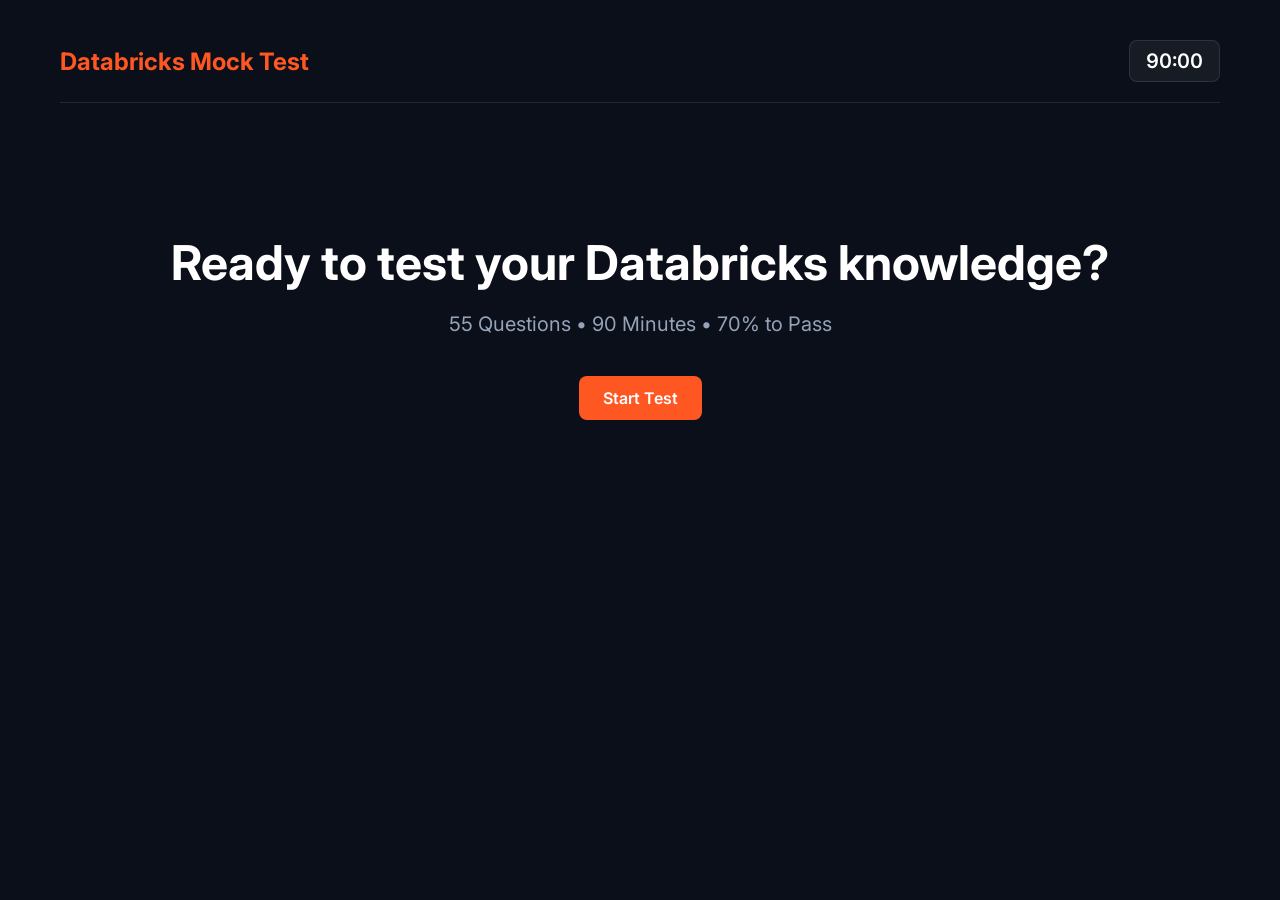
<file: databrick_mock_test/index.html>
<!DOCTYPE html>
<html lang="en">
<head>
    <meta charset="UTF-8">
    <meta name="viewport" content="width=device-width, initial-scale=1.0">
    <title>Databricks Mock Test</title>
    <link href="https://fonts.googleapis.com/css2?family=Inter:wght@300;400;600;700&display=swap" rel="stylesheet">
    <link rel="stylesheet" href="style.css">
</head>
<body>
    <div class="app-container">
        <!-- Header -->
        <header>
            <div class="logo">Databricks Mock Test</div>
            <div class="timer" id="timerDisplay">90:00</div>
        </header>

        <!-- Start Screen -->
        <div id="startScreen" class="screen active">
            <h1>Ready to test your Databricks knowledge?</h1>
            <p>55 Questions • 90 Minutes • 70% to Pass</p>
            <button id="startBtn" class="btn primary">Start Test</button>
        </div>

        <!-- Test Screen -->
        <div id="testScreen" class="screen">
            <div class="test-layout">
                <div class="question-container">
                    <div class="progress-bar">
                        <div class="progress" id="progressFill"></div>
                    </div>
                    <div class="question-header">
                        <span id="questionNumber">Question 1 of 55</span>
                        <span id="questionType" class="badge">Single Choice</span>
                    </div>
                    <h2 id="questionText">Loading question...</h2>
                    <div id="optionsContainer" class="options-grid">
                        <!-- Options injected via JS -->
                    </div>
                    <div class="navigation-buttons">
                        <button id="prevBtn" class="btn secondary" disabled>Previous</button>
                        <button id="nextBtn" class="btn primary">Next</button>
                        <button id="submitBtn" class="btn danger hidden">Submit Test</button>
                    </div>
                </div>
                <div class="sidebar">
                    <h3>Question Navigator</h3>
                    <div id="questionGrid" class="question-grid">
                        <!-- Grid items injected via JS -->
                    </div>
                </div>
            </div>
        </div>

        <!-- Result Screen -->
        <div id="resultScreen" class="screen">
            <div class="result-card">
                <h1 id="resultStatus">Pass</h1>
                <div class="score-circle">
                    <span id="scorePercentage">0%</span>
                </div>
                <p id="scoreDetails">You scored X out of 55.</p>
                <button id="reviewBtn" class="btn secondary">Review Answers</button>
                <button id="restartBtn" class="btn primary">Restart Test</button>
            </div>
        </div>

        <!-- Review Screen -->
        <div id="reviewScreen" class="screen">
            <div class="review-header">
                <h2>Test Review</h2>
                <button id="closeReviewBtn" class="btn secondary">Close Review</button>
            </div>
            <div id="reviewContainer" class="review-container">
                <!-- Review items injected via JS -->
            </div>
        </div>
    </div>
    <script src="questions.js"></script>
    <script src="script.js"></script>
</body>
</html>
</file>
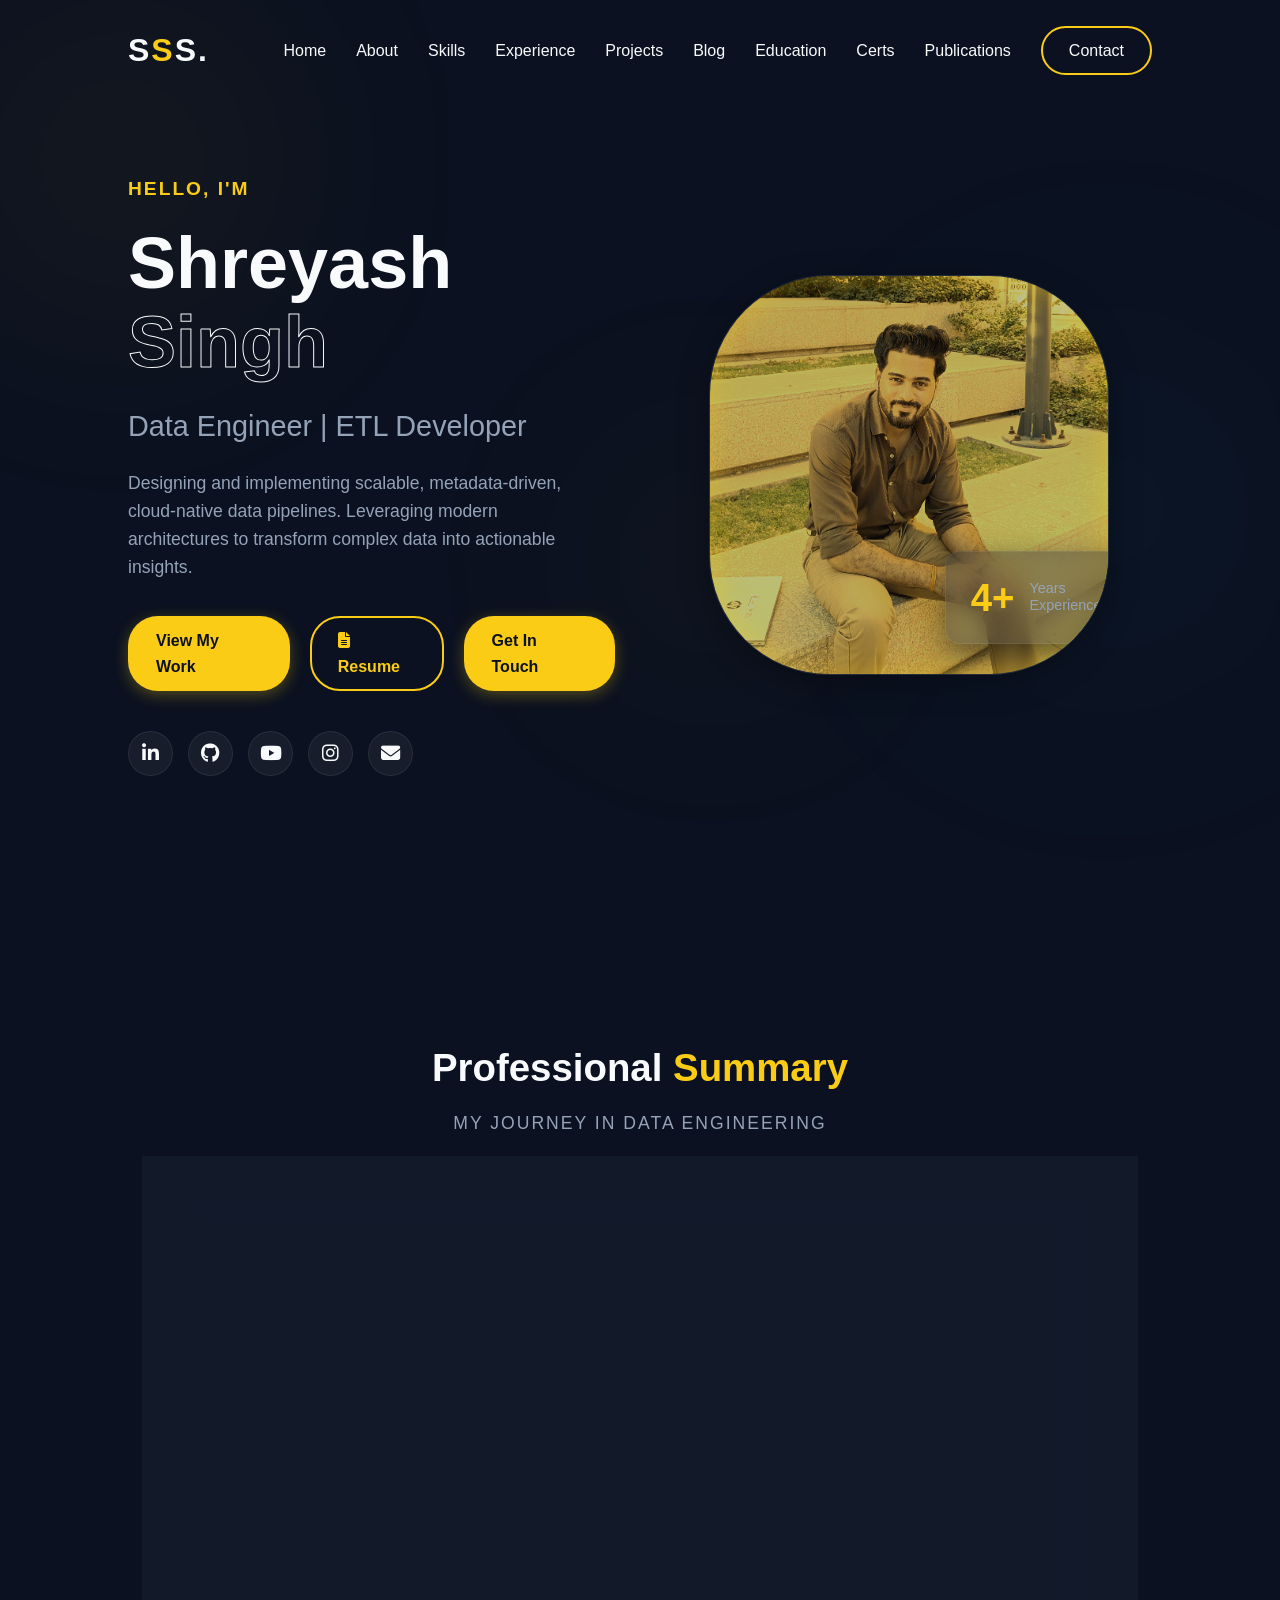
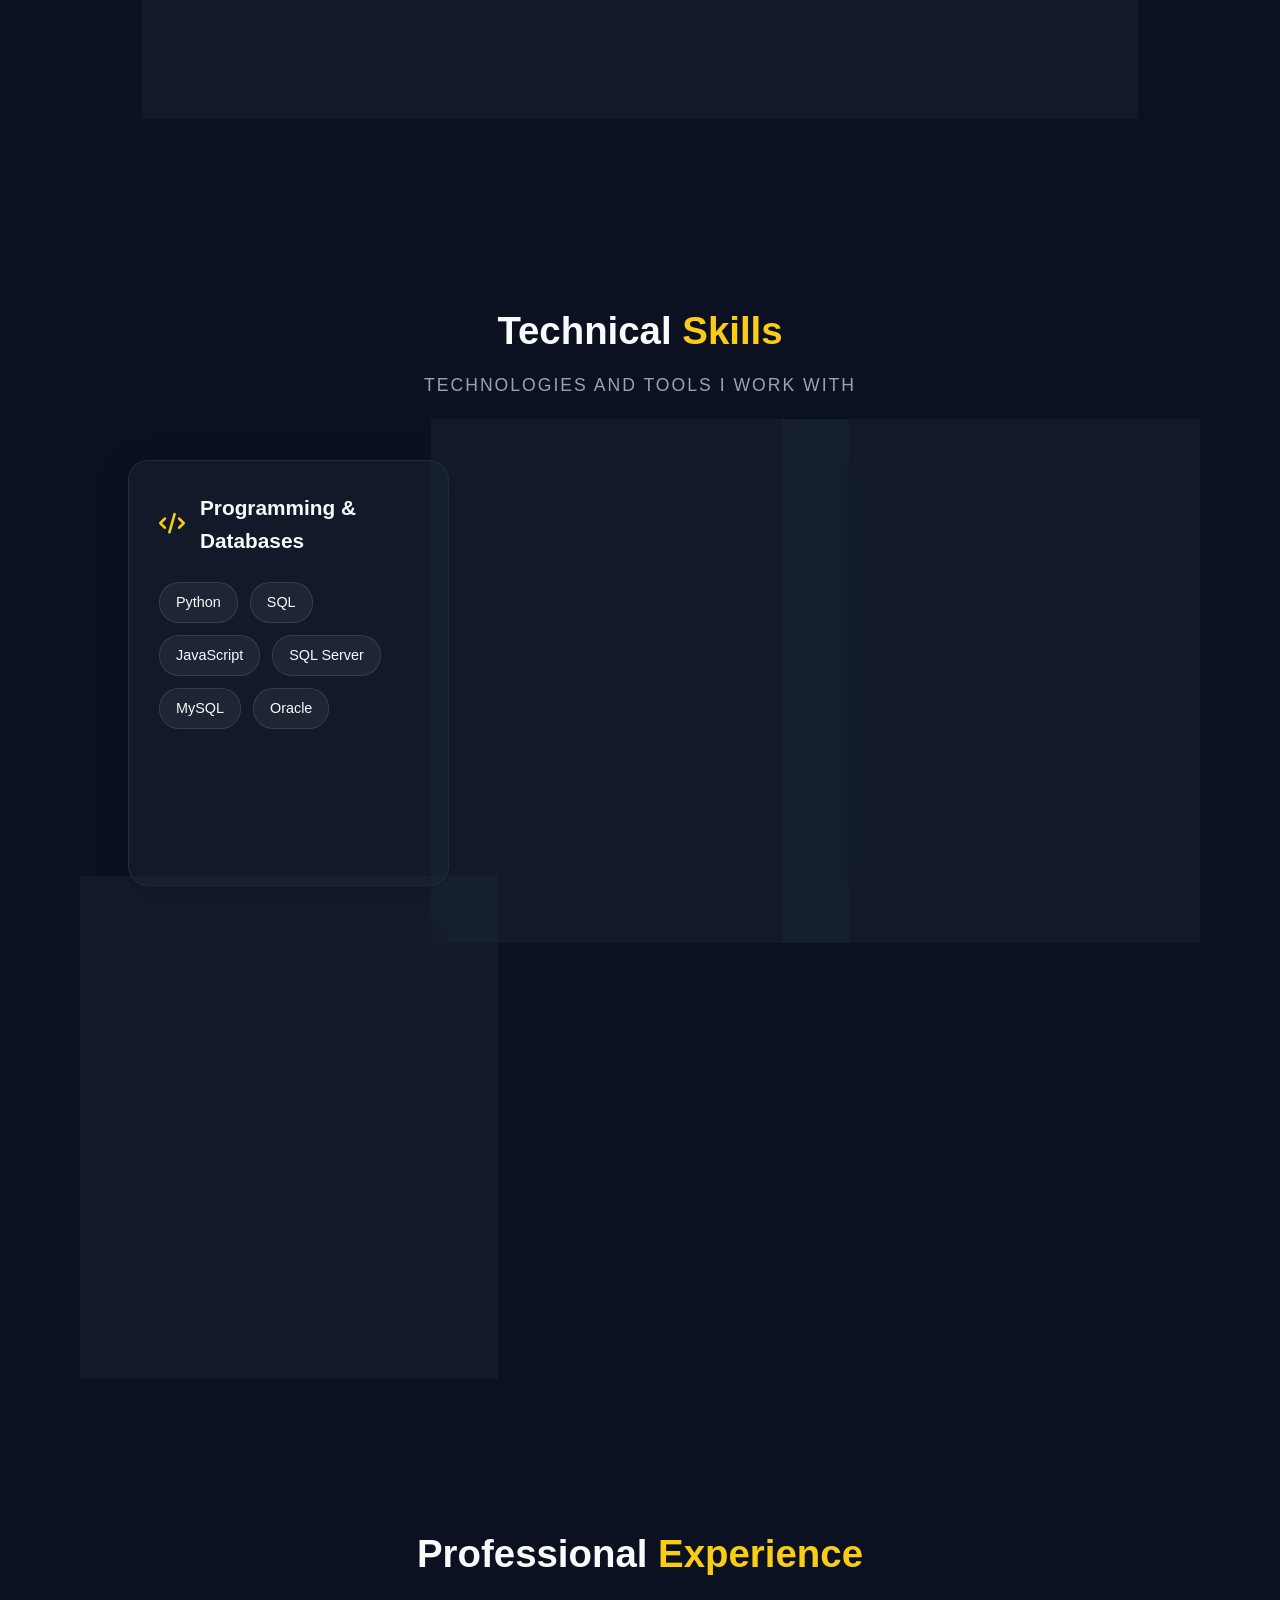
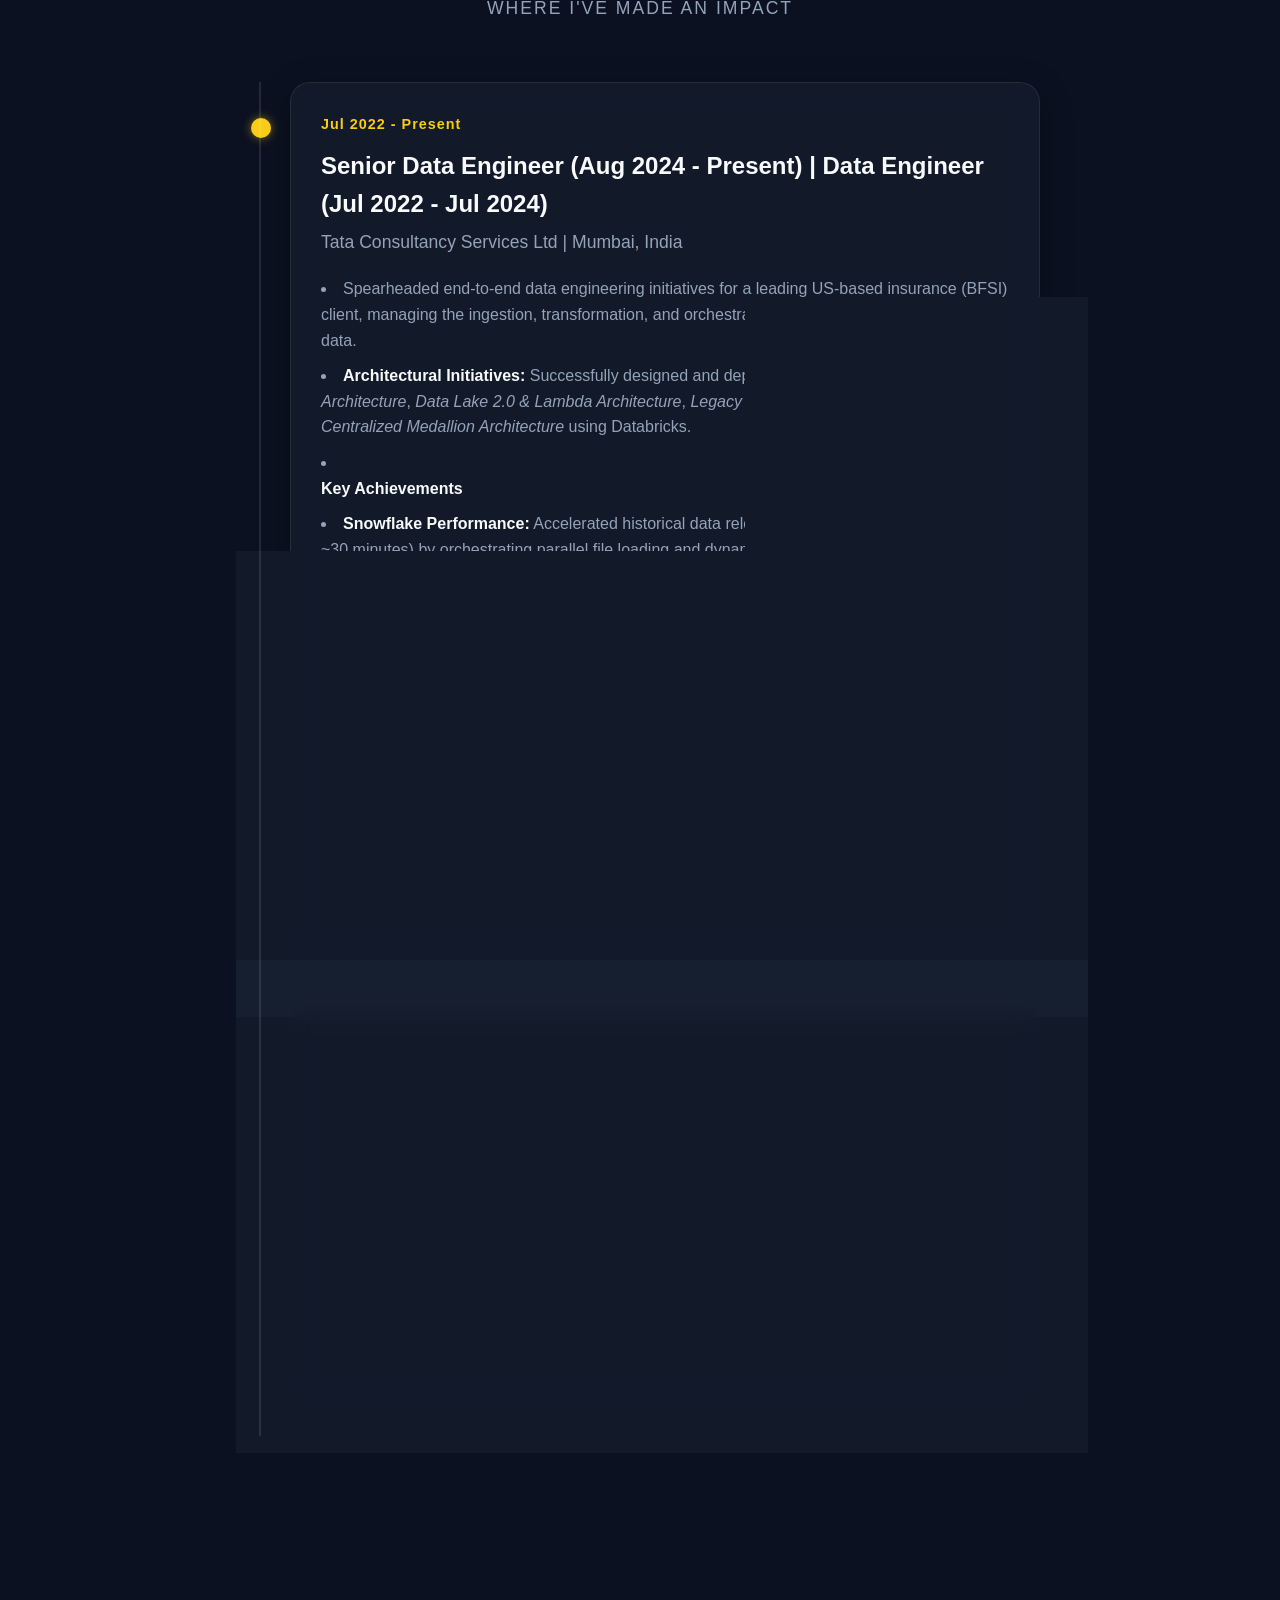
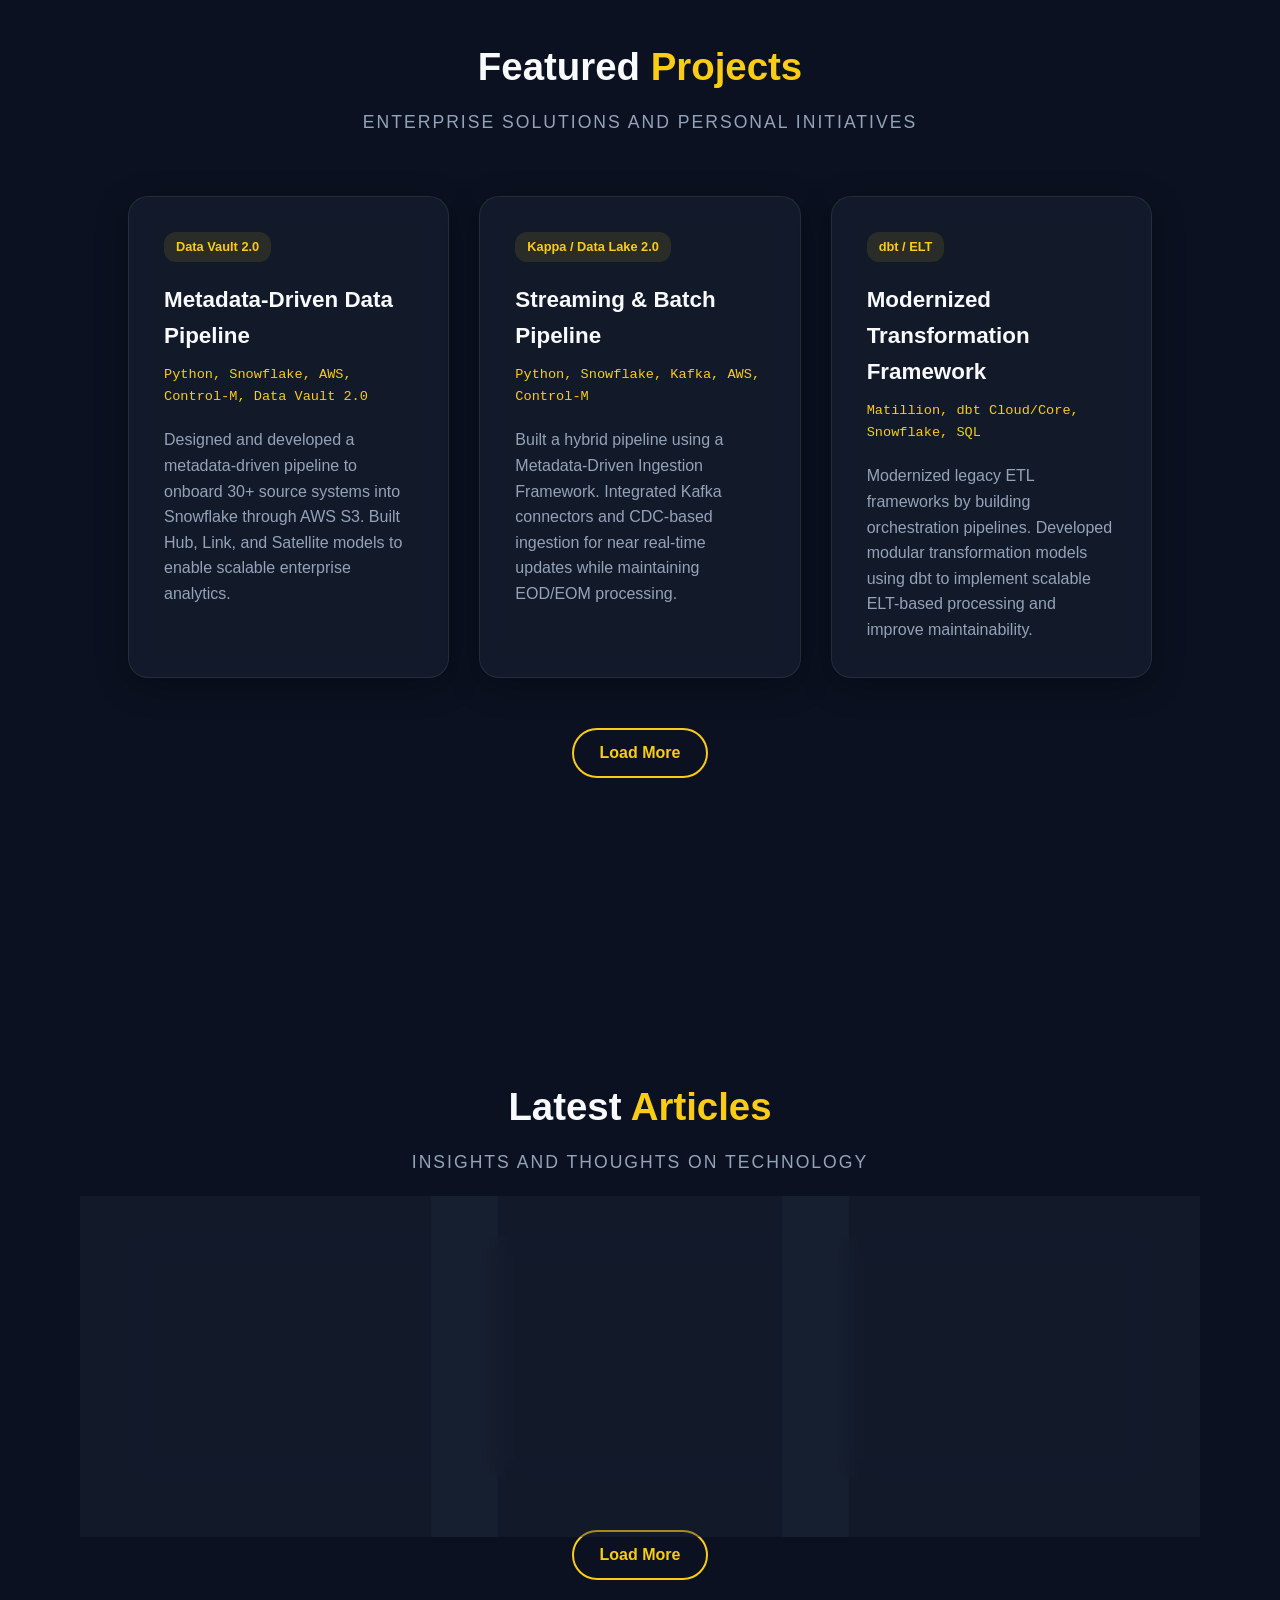
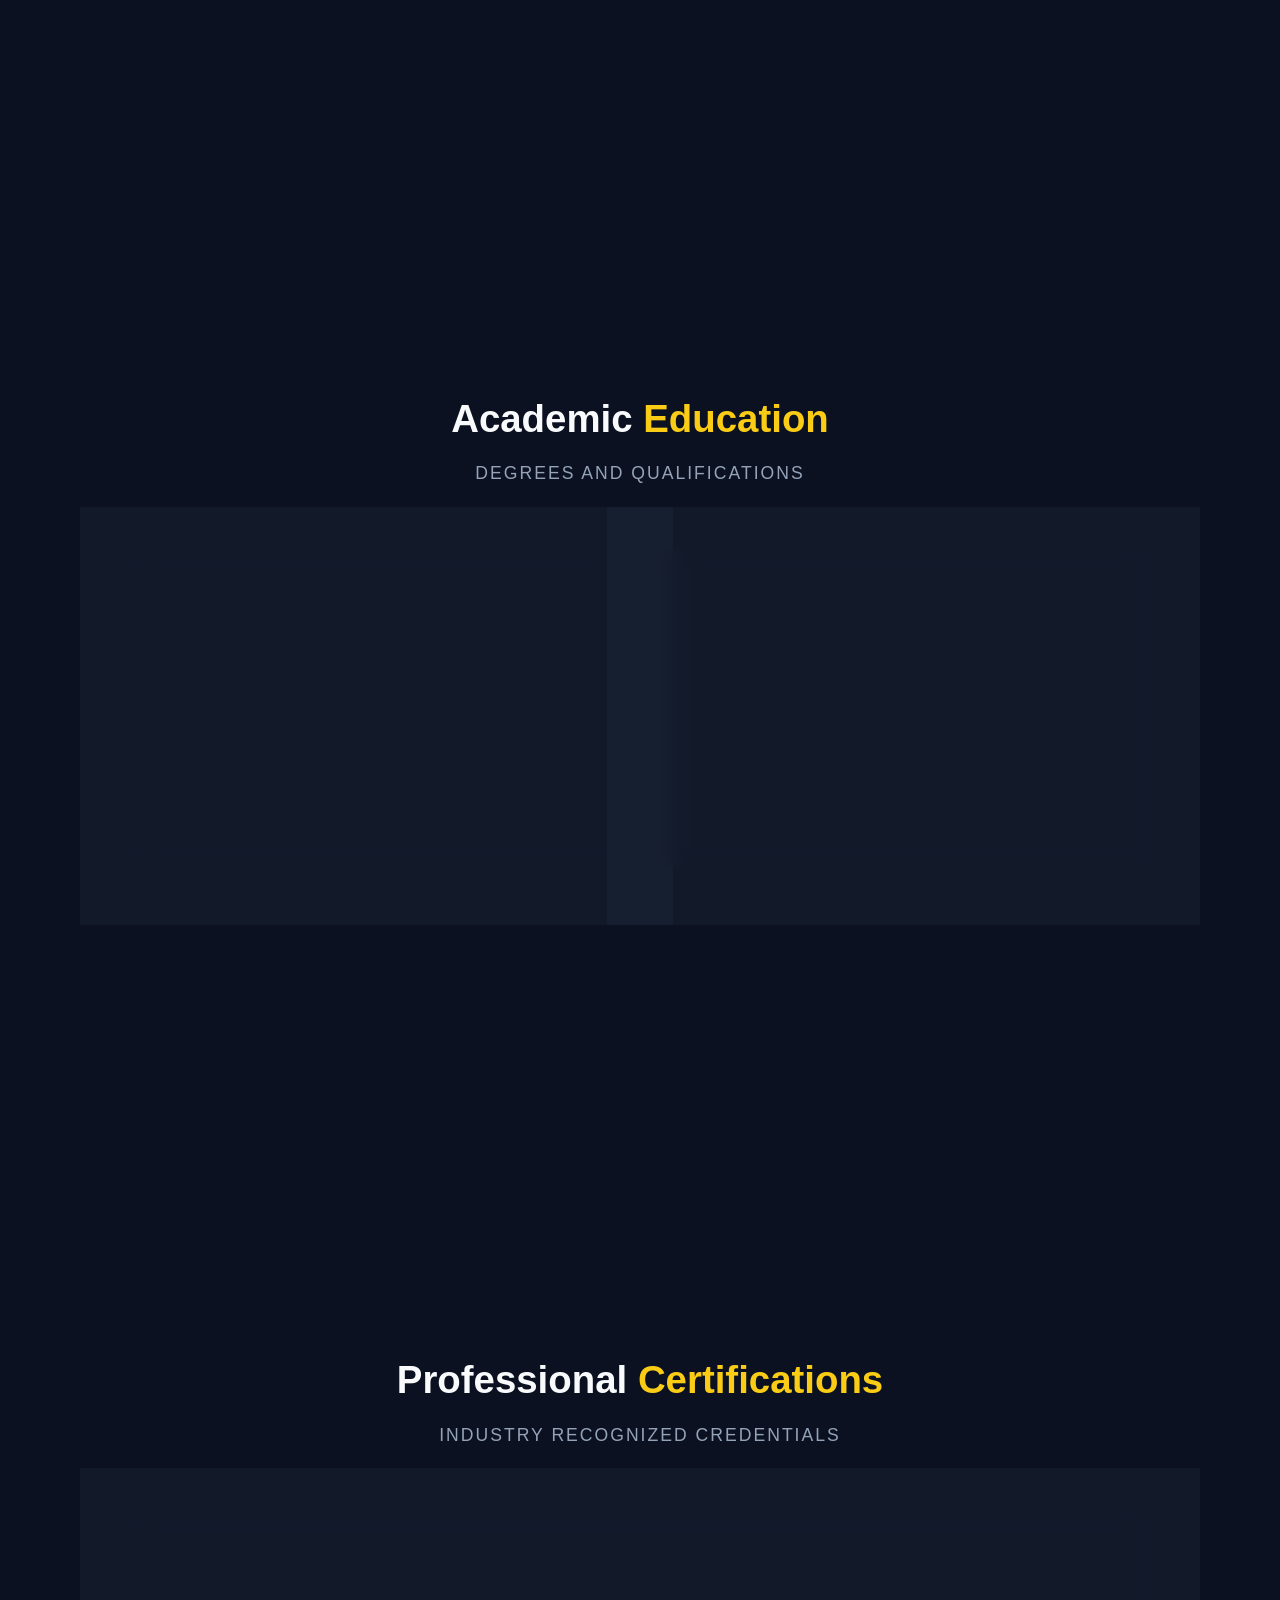
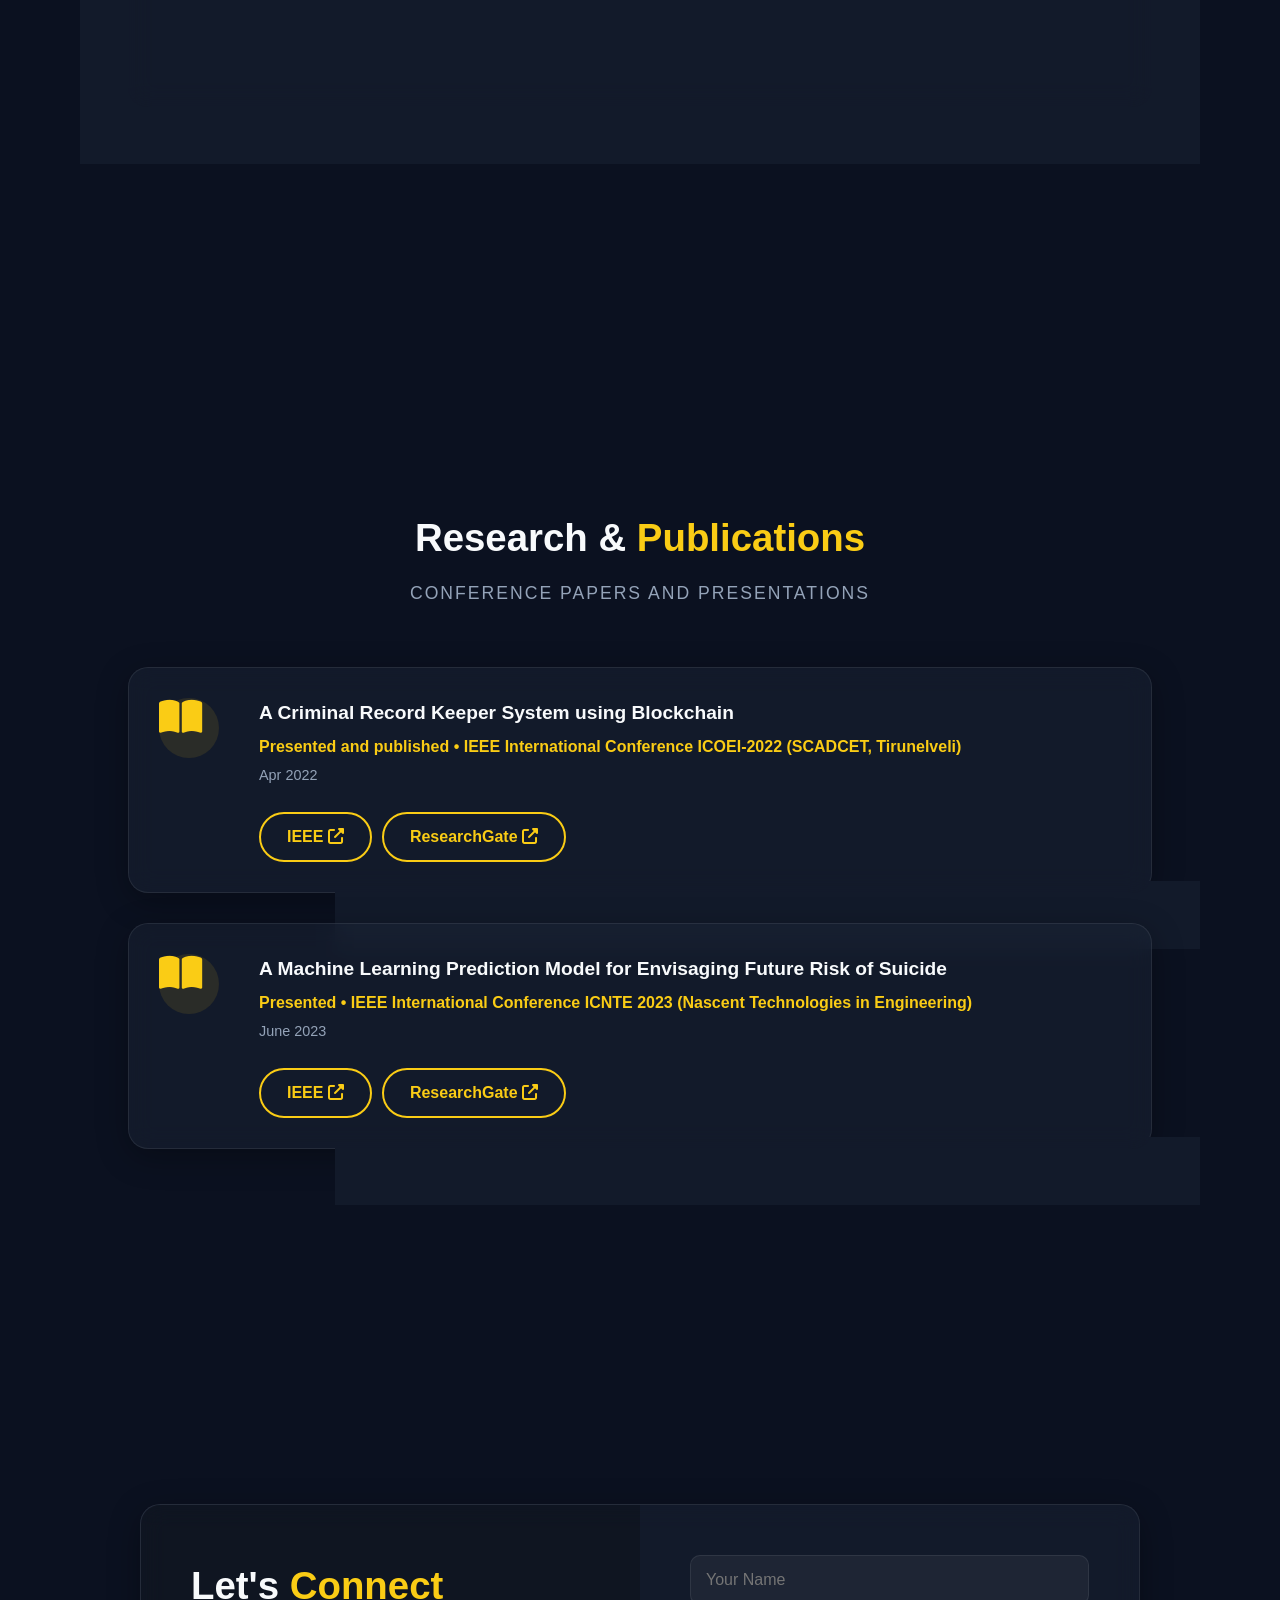
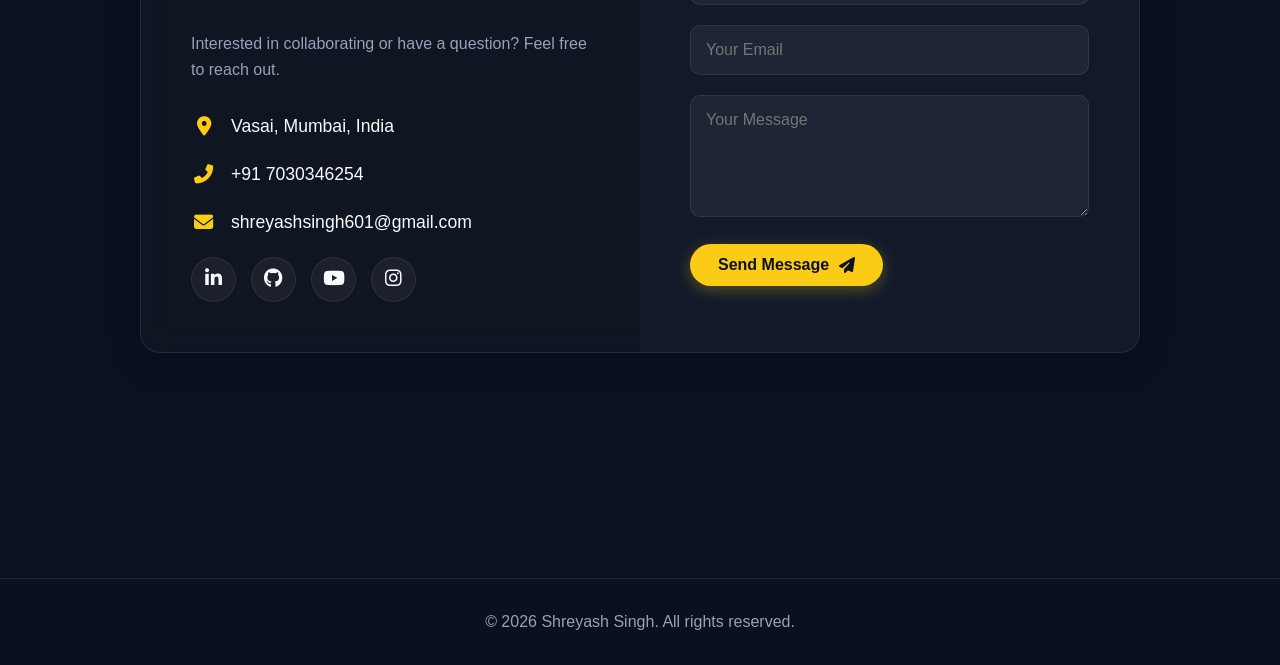
<file: portfolio/index.html>
<!DOCTYPE html>
<html lang="en">
<head>
    <meta charset="UTF-8">
    <meta http-equiv="Content-Security-Policy" content="default-src 'self'; script-src 'self' 'unsafe-inline'; style-src 'self' 'unsafe-inline' https://fonts.googleapis.com https://cdnjs.cloudflare.com; font-src 'self' https://fonts.gstatic.com https://cdnjs.cloudflare.com; img-src 'self' data:; connect-src 'self';">
    <meta name="viewport" content="width=device-width, initial-scale=1.0">
    <title id="page-title">Portfolio</title>
    <meta name="description" id="meta-desc" content="Portfolio">
    <link rel="stylesheet" href="style.css">
    <link rel="preconnect" href="https://fonts.googleapis.com">
    <link rel="preconnect" href="https://fonts.gstatic.com" crossorigin>
    <link href="https://fonts.googleapis.com/css2?family=Outfit:wght@300;400;500;600;700;900&display=swap" rel="stylesheet">
    <link rel="stylesheet" href="https://cdnjs.cloudflare.com/ajax/libs/font-awesome/6.4.0/css/all.min.css">
</head>
<body>
    <!-- Background Elements for Glassmorphism -->
    <div class="bg-shape shape-1"></div>
    <div class="bg-shape shape-2"></div>
    <div class="bg-shape shape-3"></div>

    <header>
        <nav class="navbar">
            <div class="logo">S<span>S</span>S.</div>
            <ul class="nav-links">
                <li><a href="#home">Home</a></li>
                <li><a href="#about">About</a></li>
                <li><a href="#skills">Skills</a></li>
                <li><a href="#experience">Experience</a></li>
                <li><a href="#projects">Projects</a></li>
                <li><a href="#blog">Blog</a></li>
                <li><a href="#education">Education</a></li>
                <li><a href="#certifications">Certs</a></li>
                <li><a href="#publications">Publications</a></li>
                <li><a href="#contact" class="btn-outline">Contact</a></li>
            </ul>
            <div class="hamburger">
                <i class="fas fa-bars"></i>
            </div>
        </nav>
    </header>

    <main>
        <!-- Hero Section -->
        <section id="home" class="hero">
            <div class="hero-content">
                <h3 class="subtitle">Hello, I'm</h3>
                <h1 class="title" id="hero-name">Loading...</h1>
                <h2 class="role" id="hero-role">Loading...</h2>
                <p class="summary" id="hero-summary">
                    Loading data...
                </p>
                <div class="hero-btns">
                    <a href="#projects" class="btn-primary">View My Work</a>
                    <a href="Shreyash_Singh_Resume.html" target="_blank" rel="noopener noreferrer" class="btn-outline"><i class="fas fa-file-alt"></i> Resume</a>
                    <a href="#contact" class="btn-primary">Get In Touch</a>
                </div>
                <div class="social-links" id="hero-social">
                    <!-- Populated by JS -->
                </div>
            </div>
            <div class="hero-image">
                <div class="image-wrapper glass-panel">
                    <div class="stats-badge">
                        <span class="stat-number" id="hero-exp-years">0+</span>
                        <span class="stat-text">Years<br>Experience</span>
                    </div>
                    <img src="shreyash_photo.jpeg" class="profile-photo" alt="Shreyash Singh">
                </div>
            </div>
        </section>

        <!-- About Section -->
        <section id="about" class="about section">
            <div class="section-header">
                <h2>Professional <span>Summary</span></h2>
                <p>My journey in data engineering</p>
            </div>
            <div class="about-content glass-panel" id="about-container">
                <!-- Populated by JS -->
                <p style="text-align: center;">Loading data...</p>
            </div>
        </section>

        <!-- Skills Section -->
        <section id="skills" class="skills section">
            <div class="section-header">
                <h2>Technical <span>Skills</span></h2>
                <p>Technologies and tools I work with</p>
            </div>
            <div class="skills-grid" id="skills-container">
                <!-- Populated by JS -->
            </div>
        </section>

        <!-- Experience Section -->
        <section id="experience" class="experience section">
            <div class="section-header">
                <h2>Professional <span>Experience</span></h2>
                <p>Where I've made an impact</p>
            </div>
            <div class="timeline" id="experience-container">
                <!-- Populated by JS -->
            </div>
        </section>

        <!-- Projects Section -->
        <section id="projects" class="projects section">
            <div class="section-header">
                <h2>Featured <span>Projects</span></h2>
                <p>Enterprise solutions and personal initiatives</p>
            </div>
            <div class="projects-grid" id="projects-container">
                <!-- Populated by JS -->
            </div>
        </section>

        <!-- Blog Section -->
        <section id="blog" class="blog section">
            <div class="section-header">
                <h2>Latest <span>Articles</span></h2>
                <p>Insights and thoughts on technology</p>
            </div>
            <div class="blog-grid" id="blog-container">
                <!-- Populated by JS -->
            </div>
        </section>

        <!-- Education Section -->
        <section id="education" class="education section">
            <div class="section-header">
                <h2>Academic <span>Education</span></h2>
                <p>Degrees and qualifications</p>
            </div>
            <div class="education-grid" id="education-container">
                <!-- Populated by JS -->
            </div>
        </section>

        <!-- Certifications Section -->
        <section id="certifications" class="certifications section">
            <div class="section-header">
                <h2>Professional <span>Certifications</span></h2>
                <p>Industry recognized credentials</p>
            </div>
            <div class="certifications-grid" id="certifications-container">
                <!-- Populated by JS -->
            </div>
        </section>

        <!-- Publications Section -->
        <section id="publications" class="certifications section">
            <div class="section-header">
                <h2>Research & <span>Publications</span></h2>
                <p>Conference papers and presentations</p>
            </div>
            <div class="certifications-grid" id="publications-container">
                <!-- Populated by JS -->
            </div>
        </section>
        <!-- Contact Section -->
        <section id="contact" class="contact section">
            <div class="contact-box glass-panel">
                <div class="contact-info">
                    <h2>Let's <span>Connect</span></h2>
                    <p>Interested in collaborating or have a question? Feel free to reach out.</p>
                    <ul id="contact-list">
                        <!-- Populated by JS -->
                    </ul>
                    <div class="social-links mt-4" id="contact-social">
                        <!-- Populated by JS -->
                    </div>
                </div>
                <form class="contact-form" action="https://formspree.io/f/mbglrkjp" method="POST">
                    <div class="form-group">
                        <input type="text" name="name" placeholder="Your Name" required maxlength="100">
                    </div>
                    <div class="form-group">
                        <input type="email" name="email" placeholder="Your Email" required maxlength="100">
                    </div>
                    <div class="form-group">
                        <textarea name="message" rows="5" placeholder="Your Message" required maxlength="2000"></textarea>
                    </div>
                    <button type="submit" class="btn-primary">Send Message <i class="fas fa-paper-plane"></i></button>
                </form>
            </div>
        </section>
    </main>

    <footer>
        <p>&copy; <span id="year"></span> <span id="footer-name"></span>. All rights reserved.</p>
    </footer>

    <script src="data.js"></script>
    <script src="script.js"></script>
</body>
</html>
</file>
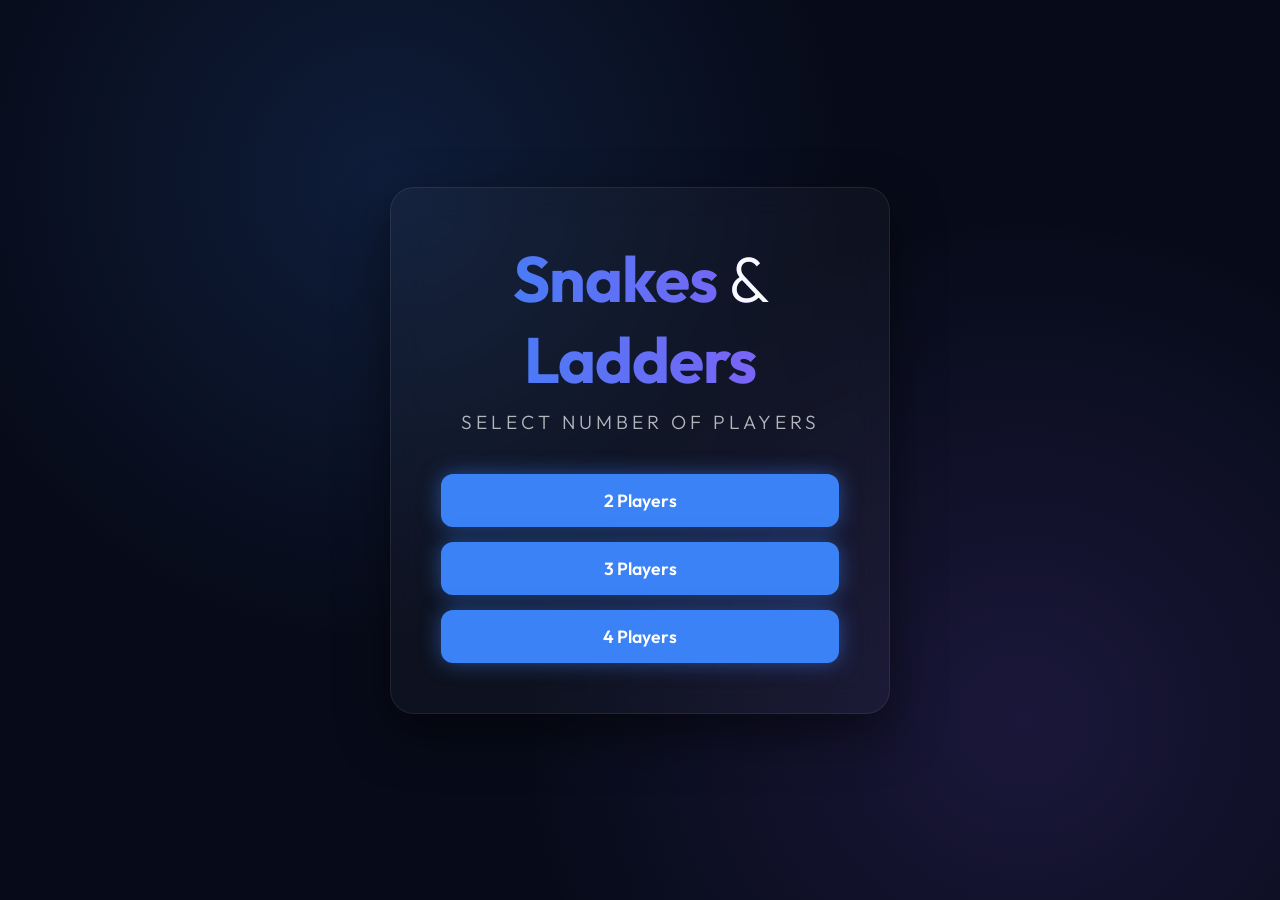
<file: snakes_and_ladders/index.html>
<!DOCTYPE html>
<html lang="en">
<head>
    <meta charset="UTF-8">
    <meta name="viewport" content="width=device-width, initial-scale=1.0, maximum-scale=1.0, user-scalable=no">
    <title>Snakes & Ladders - Premium Multiplayer</title>
    <link rel="stylesheet" href="style.css">
    <link href="https://fonts.googleapis.com/css2?family=Outfit:wght@300;500;700&display=swap" rel="stylesheet">
</head>
<body>
    <!-- Background Elements -->
    <div class="ambient-bg"></div>

    <!-- Setup Screen -->
    <div id="setup-screen" class="screen active">
        <div class="glass-panel text-center setup-panel">
            <h1>Snakes <span>&</span> Ladders</h1>
            <p class="subtitle">Select Number of Players</p>
            <div class="player-select">
                <button class="glow-btn" data-players="2">2 Players</button>
                <button class="glow-btn" data-players="3">3 Players</button>
                <button class="glow-btn" data-players="4">4 Players</button>
            </div>
        </div>
    </div>

    <!-- Game Screen -->
    <div id="game-screen" class="screen">
        <div class="game-layout">
            <aside class="sidebar glass-panel">
                <header class="sidebar-header">
                    <h2>Snakes <span>&</span> Ladders</h2>
                </header>
                
                <div id="players-list" class="players-list">
                    <!-- Player cards injected here -->
                </div>

                <!-- Volume Controls -->
                <div class="volume-control">
                    <button id="mute-btn" class="icon-btn">🔊</button>
                    <input type="range" id="volume-slider" min="0" max="1" step="0.01" value="1">
                </div>

                <div class="dice-section">
                    <div class="status" id="status-text">Ready to play!</div>
                    <div class="dice-container"><div class="dice" id="dice">🎲</div></div>
                    <button id="roll-btn" class="glow-btn roll-btn">Roll Dice</button>
                </div>
                
                <button id="reset-btn" class="outline-btn small-btn">End Game</button>
            </aside>

            <main class="board-area">
                <div class="board-wrapper">
                    <div class="board" id="board"></div>
                    <svg class="overlay" id="svg-overlay"></svg>
                    <div id="pieces-container"></div>
                </div>
            </main>
        </div>
    </div>

    <script src="script.js"></script>
</body>
</html>
</file>
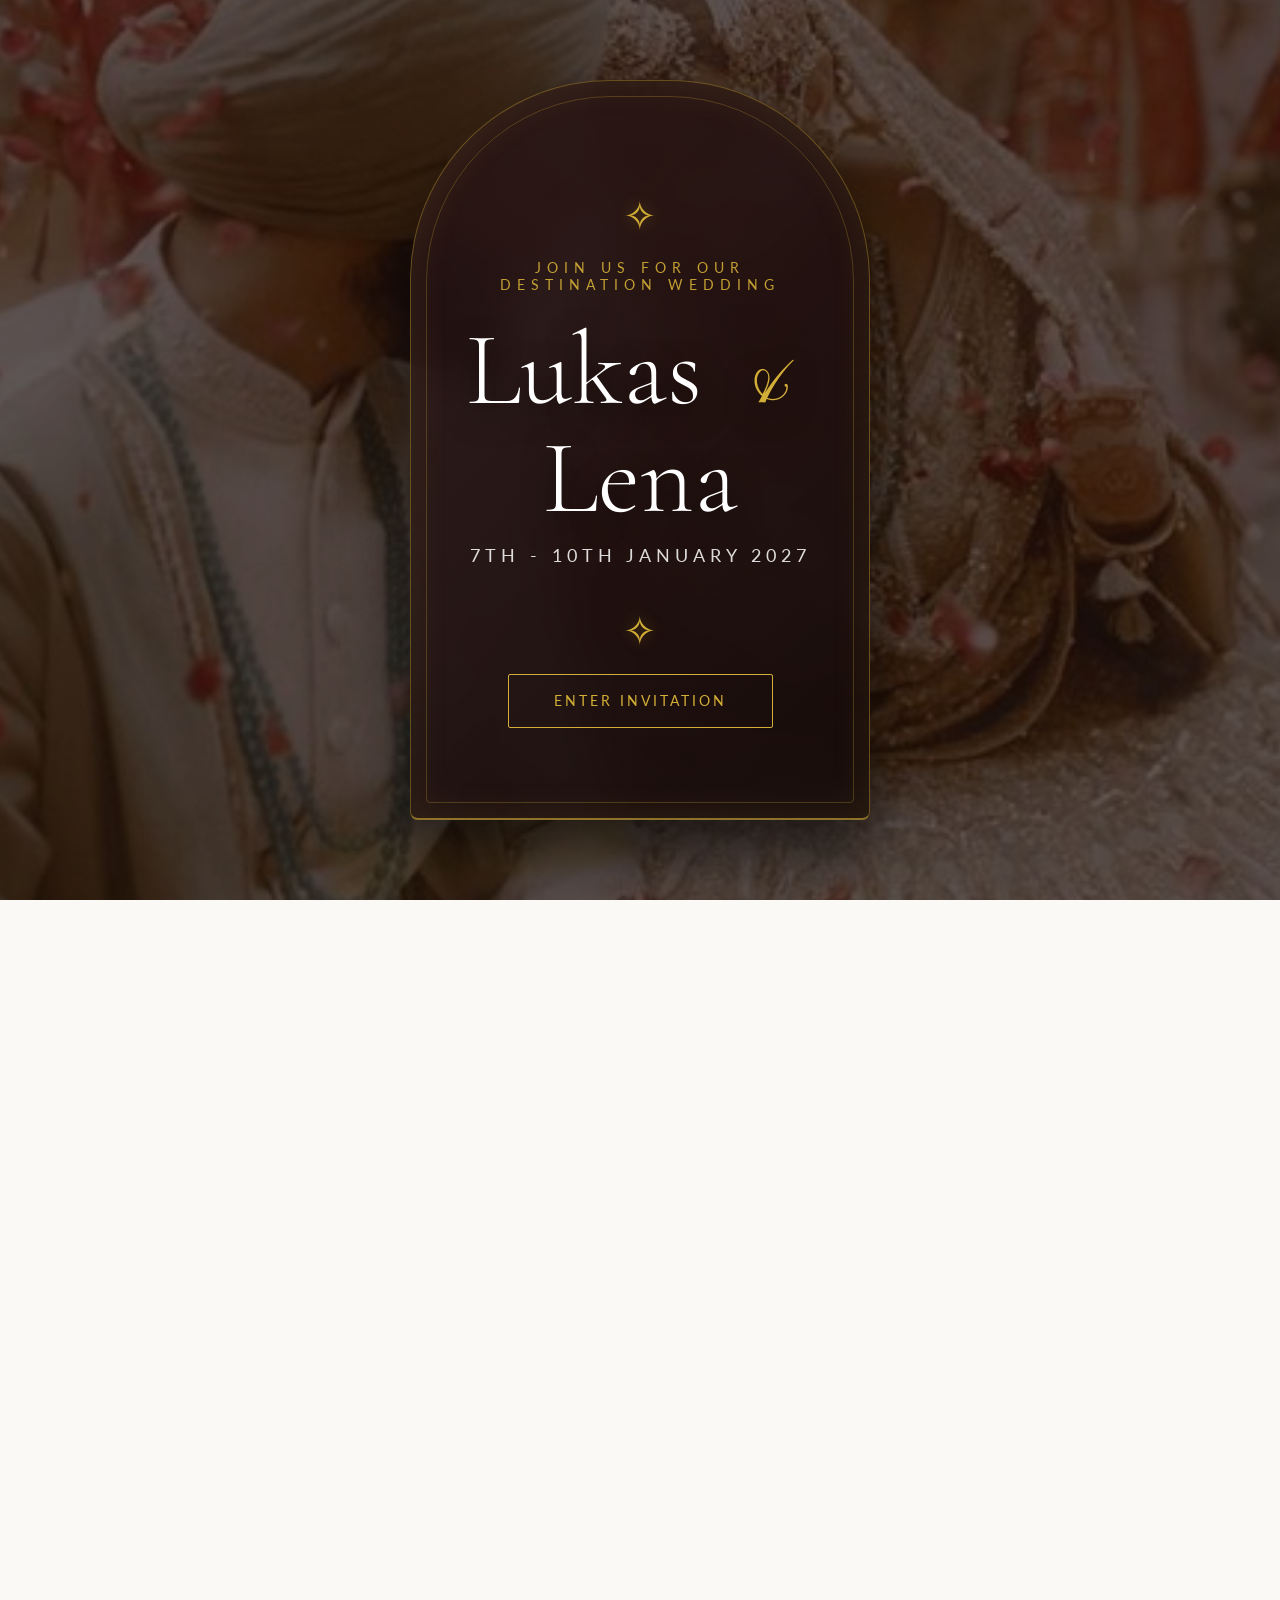
<file: wedding_invitation/index.html>
<!DOCTYPE html>
<html lang="en">
<head>
    <meta charset="UTF-8">
    <meta name="viewport" content="width=device-width, initial-scale=1.0">
    <title>Indian Destination Wedding</title>
    <link href="https://fonts.googleapis.com/css2?family=Cormorant+Garamond:ital,wght@0,300;0,400;0,600;1,400&family=Lato:wght@300;400;700&family=Pinyon+Script&display=swap" rel="stylesheet">
    <link rel="stylesheet" href="style.css">
</head>
<body>
    
    <!-- Welcome Overlay (First Page) -->
    <div id="welcome-screen">
        <div class="welcome-bg"></div>
        <div class="welcome-overlay"></div>
        <div class="welcome-content intricate-border">
            <div class="mandala-accent top">✧</div>
            <p id="welcome-pre" class="welcome-pre"></p>
            <h1 id="welcome-title" class="welcome-title"></h1>
            <p id="welcome-date" class="welcome-date"></p>
            <div class="mandala-accent bottom">✧</div>
            <button id="open-btn" class="elegant-btn outline-btn"></button>
            <p id="error-msg" style="color:red; font-size:12px; margin-top:10px; display:none;"></p>
        </div>
    </div>

    <!-- Background Audio -->
    <audio id="bg-music" loop>
        <source src="song.mp3" type="audio/mpeg">
    </audio>

    <!-- Mute Button (Starts hidden, appears after entering) -->
    <button id="music-toggle" class="floating-btn corner-btn" style="display:none; z-index:9999;">
        <svg class="music-icon" viewBox="0 0 24 24" width="24" height="24">
            <!-- default to sound off icon until played -->
            <path id="vol-icon" fill="currentColor" d="M16.5 12c0-1.77-1.02-3.29-2.5-4.03v2.21l2.45 2.45c.03-.2.05-.41.05-.63zm2.5 0c0 .94-.2 1.82-.54 2.64l1.51 1.51C20.63 14.91 21 13.5 21 12c0-4.28-2.99-7.86-7-8.77v2.06c2.89.86 5 3.54 5 6.71zM4.27 3L3 4.27 7.73 9H3v6h4l5 5v-6.73l4.25 4.25c-.67.52-1.42.93-2.25 1.18v2.06c1.38-.31 2.63-.95 3.69-1.81L19.73 21 21 19.73l-9-9L4.27 3zM12 4L9.91 6.09 12 8.18V4z"/>
        </svg>
    </button>

    <!-- Live Wedding Updates -->
    <div class="live-updates">
        <marquee id="marquee-text" scrollamount="5"></marquee>
    </div>

    <main id="main-content">
        <!-- Hero Section -->
        <section class="hero scroll-reveal">
            <div class="hero-image-container">
                <img src="image1.jpg" alt="Couple" class="hero-img">
            </div>
            <div class="hero-text">
                <p id="hero-overline" class="overline"></p>
                <h2 id="hero-names" class="hero-names"></h2>
                <p id="hero-quote" class="hero-quote"></p>
            </div>
        </section>

        <!-- Our Story ❤️ -->
        <section class="story-section scroll-reveal">
            <div class="container text-center">
                <h2 class="section-heading">Our Story ❤️</h2>
                <p id="story-text" class="story-text"></p>
            </div>
        </section>

        <!-- Calendar & Countdown -->
        <section class="calendar-section scroll-reveal">
            <div class="container">
                <h2 class="section-heading">Save the Dates</h2>
                <div class="calendar-wrapper">
                    <div class="calendar-card">
                        <h3 class="cal-title">January 2027</h3>
                        <table class="calendar">
                            <tr><th>Mo</th><th>Tu</th><th>We</th><th>Th</th><th>Fr</th><th>Sa</th><th>Su</th></tr>
                            <tr><td></td><td></td><td></td><td></td><td>1</td><td>2</td><td>3</td></tr>
                            <tr><td>4</td><td>5</td><td>6</td>
                                <td><div class="heart-date highlight">7</div></td>
                                <td><div class="heart-date highlight">8</div></td>
                                <td><div class="heart-date highlight">9</div></td>
                                <td><div class="heart-date main">10</div></td>
                            </tr>
                            <tr><td>11</td><td>12</td><td>13</td><td>14</td><td>15</td><td>16</td><td>17</td></tr>
                            <tr><td>18</td><td>19</td><td>20</td><td>21</td><td>22</td><td>23</td><td>24</td></tr>
                            <tr><td>25</td><td>26</td><td>27</td><td>28</td><td>29</td><td>30</td><td>31</td></tr>
                        </table>
                        <p class="cal-legend">
                            <span class="dot main"></span> Wedding Day &nbsp;&nbsp;
                            <span class="dot highlight"></span> Pre-Wedding
                        </p>
                    </div>
                    
                    <div class="countdown-card">
                        <h3 class="cal-title">Countdown</h3>
                        <div id="countdown" class="countdown-flex"></div>
                    </div>
                </div>
            </div>
        </section>

        <!-- Family -->
        <section class="family-section scroll-reveal">
            <div class="container">
                <h2 class="section-heading">Meet the Family</h2>
                <div class="family-grid">
                    <div class="family-card bride-family">
                        <h3>Bride's Family</h3>
                        <ul id="bride-family-list" class="family-list"></ul>
                    </div>
                    <div class="family-card groom-family">
                        <h3>Groom's Family</h3>
                        <ul id="groom-family-list" class="family-list"></ul>
                    </div>
                </div>
            </div>
        </section>

        <!-- Wedding Events -->
        <section class="itinerary-section scroll-reveal">
            <div class="container">
                <h2 class="section-heading">Wedding Events</h2>
                <div id="events-grid" class="itinerary-grid"></div>
            </div>
        </section>

        <!-- Wedding Day Schedule -->
        <section class="timeline-section scroll-reveal">
            <div class="container">
                <h2 class="section-heading">Wedding Day Schedule (Jan 10)</h2>
                <div id="timeline-container" class="modern-timeline"></div>
            </div>
        </section>

        <!-- Dress Code Guide -->
        <section class="dresscode-section scroll-reveal">
            <div class="container">
                <h2 class="section-heading">Dress Code Summary</h2>
                <div class="dresscode-grid">
                    <div class="dress-item"><div class="color-palette haldi"></div><h4>Haldi</h4><p>Yellow</p></div>
                    <div class="dress-item"><div class="color-palette sangeet"></div><h4>Sangeet</h4><p>Indo-Western</p></div>
                    <div class="dress-item"><div class="color-palette shadi"></div><h4>Wedding</h4><p>Traditional</p></div>
                    <div class="dress-item"><div class="color-palette reception"></div><h4>Reception</h4><p>Formal</p></div>
                </div>
            </div>
        </section>

        <!-- Gallery -->
        <section class="gallery-section scroll-reveal">
            <div class="container">
                <h2 class="section-heading">Pre-Wedding & Family Photos</h2>
                <div class="masonry-grid">
                    <div class="masonry-item large"><img src="image2.jpg" alt="Couple"></div>
                    <div class="masonry-item"><img src="image3.jpg" alt="Family"></div>
                    <div class="masonry-item"><img src="image4.jpg" alt="Couple"></div>
                    <div class="masonry-item portrait"><img src="image5.jpg" alt="Pre-wedding"></div>
                    <div class="masonry-item"><img src="image6.jpg" alt="Couple"></div>
                    <div class="masonry-item large"><img src="image7.jpg" alt="Family"></div>
                    <div class="masonry-item"><img src="image8.jpg" alt="Pre-wedding"></div>
                    <div class="masonry-item"><img src="image9.jpg" alt="Couple"></div>
                    <div class="masonry-item landscape"><img src="image10.jpg" alt="Couple"></div>
                </div>
            </div>
        </section>

        <!-- Venue -->
        <section class="location-section scroll-reveal">
            <div class="container">
                <h2 class="section-heading">The Venue</h2>
                <div class="location-card">
                    <div class="map-embed">
                        <iframe src="https://www.google.com/maps/embed?pb=!1m18!1m12!1m3!1d441989.33032176644!2d77.89730263863039!3d30.06434079458403!2m3!1f0!2f0!3f0!3m2!1i1024!2i768!4f13.1!3m3!1m2!1s0x39092520377b26a7%3A0xa947e0225bea0dac!2sHolly%20Himalayas%20Mountain%20Wedding%20Venue%20-Best%20Luxury%20Destination%20Wedding%20Venue%20Riverside%20Planner%20%7CNear%20Bhaniyawala%20Dehradun%7C!5e0!3m2!1sen!2sin!4v1790714711419!5m2!1sen!2sin" width="100%" height="450" style="border:0;" allowfullscreen="" loading="lazy" referrerpolicy="strict-origin-when-cross-origin"></iframe>
                    </div>
                    <div class="location-details">
                        <h3 id="venue-name"></h3>
                        <p id="venue-address"></p>
                        <p id="venue-parking" class="parking-info"></p>
                        <a href="https://maps.app.goo.gl/bEsiiCXQ7R5T3HtT6" target="_blank" class="elegant-btn dark map-btn">Get Directions</a>
                    </div>
                </div>
            </div>
        </section>
        <!-- RSVP & Guestbook -->
        <section class="rsvp-section scroll-reveal" style="text-align: center; max-width: 600px; margin: 0 auto;">
            <div class="container rsvp-container">
                <div class="guestbook-area">
                    <h2 class="section-heading">RSVP & Wishes 💌</h2>
                    <form id="wishes-form" class="rsvp-form">
                        <div class="input-group"><input type="text" id="guest-name" placeholder="Your Name" required class="clean-input"></div>
                        <div class="input-group"><input type="number" id="guest-count" placeholder="Number of Guests" required class="clean-input"></div>
                        <div class="input-group"><textarea id="guest-msg" placeholder="Your Message for the Couple" required class="clean-input" rows="4"></textarea></div>
                        <button type="submit" class="elegant-btn dark">Send Wish & RSVP</button>
                    </form>
                    <p class="success-msg" id="form-success" style="display:none; color: green; margin-top: 10px;">Your wish has been securely saved!</p>
                </div>
                <div class="wishes-display">
                    <div id="wishes-list-container"></div>
                </div>
            </div>
        </section>

        <footer class="site-footer">
            <p>We can't wait to celebrate with you.</p>
            <p id="footer-names" class="footer-names"></p>
            <p id="footer-coordinator" style="margin-top: 40px; font-size: 0.9rem; color: #aaa;"></p>
        </footer>
    </main>

    <script src="script.js"></script>
</body>
</html>
</file>
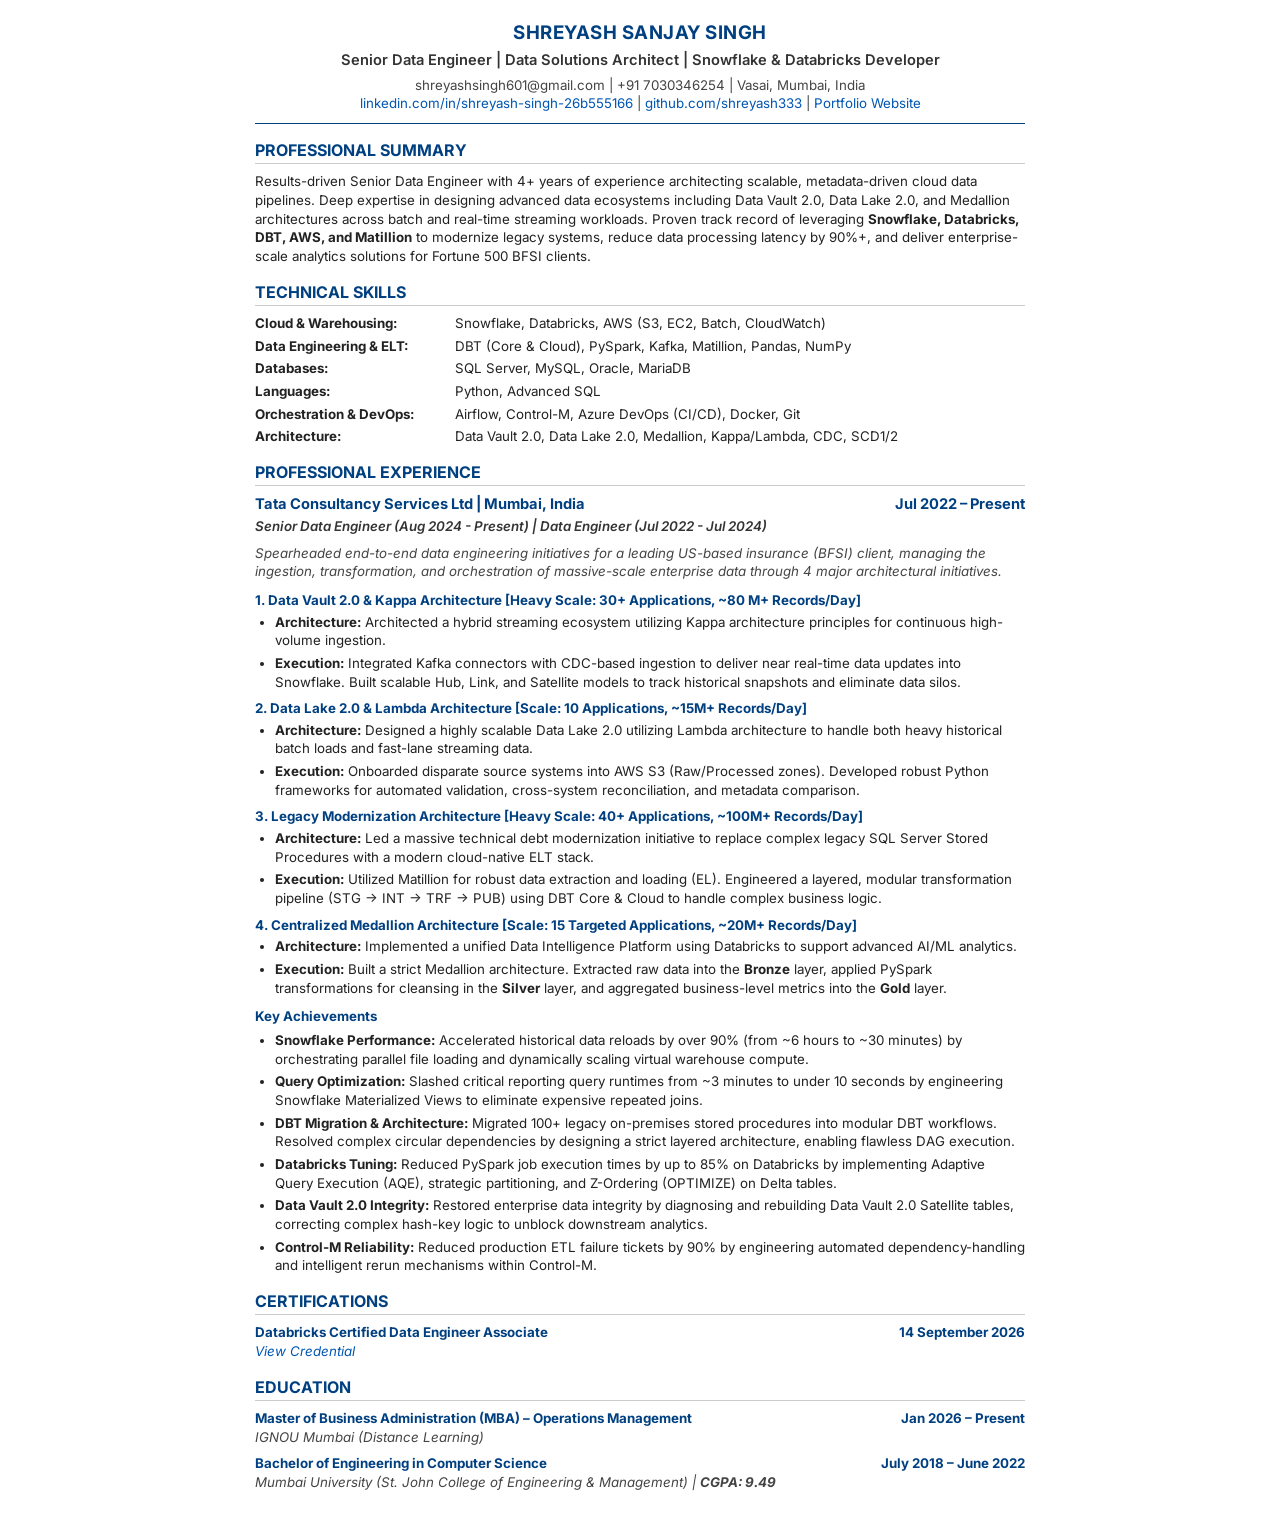
<file: portfolio/Shreyash_Singh_Resume.html>
<!DOCTYPE html>
<html lang="en">

<head>
    <meta charset="UTF-8">
    <meta name="viewport" content="width=device-width, initial-scale=1.0">
    <title>Shreyash Singh - Senior Data Engineer Resume</title>
    <style>
        @import url('https://fonts.googleapis.com/css2?family=Inter:wght@400;600;700&display=swap');

        * {
            box-sizing: border-box;
        }

        body {
            font-family: 'Inter', sans-serif;
            line-height: 1.4;
            color: #222;
            max-width: 850px;
            margin: 0 auto;
            padding: 20px 40px;
            background-color: #fff;
            font-size: 10pt;
        }

        h1 {
            font-size: 14pt;
            margin: 0 0 4px 0;
            text-transform: uppercase;
            letter-spacing: 0.5px;
            color: #004080;
            /* Professional Deep Blue */
            text-align: center;
        }

        .subtitle {
            text-align: center;
            font-weight: 600;
            font-size: 11pt;
            color: #333;
            margin-bottom: 5px;
        }

        .header-info {
            text-align: center;
            font-size: 10pt;
            color: #444;
            margin-bottom: 15px;
            border-bottom: 1px solid #004080;
            padding-bottom: 10px;
        }

        .header-info a {
            color: #0056b3;
            text-decoration: none;
        }

        h2 {
            font-size: 12pt;
            text-transform: uppercase;
            border-bottom: 1px solid #ccc;
            padding-bottom: 2px;
            margin-top: 15px;
            margin-bottom: 8px;
            color: #004080;
            /* Professional Deep Blue */
            font-weight: 700;
        }

        p,
        ul {
            font-size: 10pt;
            margin-top: 0;
            margin-bottom: 8px;
        }

        ul {
            padding-left: 20px;
        }

        li {
            margin-bottom: 4px;
        }

        .skills-grid {
            display: grid;
            grid-template-columns: 200px 1fr;
            row-gap: 4px;
            font-size: 10pt;
            margin-bottom: 10px;
        }

        .skill-category {
            font-weight: 700;
            color: #222;
        }

        .job-header {
            display: flex;
            justify-content: space-between;
            font-weight: 700;
            margin-bottom: 2px;
            font-size: 11pt;
            color: #004080;
            /* Professional Deep Blue */
        }

        .job-title {
            font-style: italic;
            font-size: 10pt;
            color: #333;
            margin-bottom: 8px;
            font-weight: 600;
        }

        .job-summary {
            font-style: italic;
            color: #444;
            margin-bottom: 10px;
        }

        .project-title {
            font-weight: 700;
            margin-top: 8px;
            margin-bottom: 3px;
            font-size: 10pt;
            color: #004080;
            /* Professional Deep Blue */
        }

        .achievements {
            margin-top: 10px;
        }

        .achievements-title {
            font-weight: 700;
            font-size: 10pt;
            margin-bottom: 5px;
            color: #004080;
            /* Professional Deep Blue */
        }

        .edu-item {
            margin-bottom: 8px;
        }

        .edu-header {
            display: flex;
            justify-content: space-between;
            font-weight: 700;
            font-size: 10pt;
            color: #004080;
            /* Professional Deep Blue */
        }

        @media print {
            body {
                padding: 0;
                max-width: 100%;
            }

            @page {
                margin: 1cm;
            }
        }
    </style>
</head>

<body>

    <h1>Shreyash Sanjay Singh</h1>
    <div class="subtitle">Senior Data Engineer | Data Solutions Architect | Snowflake & Databricks Developer</div>
    <div class="header-info">
        shreyashsingh601@gmail.com | +91 7030346254 | Vasai, Mumbai, India<br>
        <a href="https://linkedin.com/in/shreyash-singh-26b555166">linkedin.com/in/shreyash-singh-26b555166</a> | <a
            href="https://github.com/shreyash333">github.com/shreyash333</a> | <a
            href="https://shreyash333.github.io/portfolio/">Portfolio Website</a>
    </div>

    <h2>Professional Summary</h2>
    <p>Results-driven Senior Data Engineer with 4+ years of experience architecting scalable, metadata-driven cloud data
        pipelines. Deep expertise in designing advanced data ecosystems including Data Vault 2.0, Data Lake 2.0, and
        Medallion architectures across batch and real-time streaming workloads. Proven track record of leveraging
        <strong>Snowflake, Databricks, DBT, AWS, and Matillion</strong> to modernize legacy systems, reduce data
        processing latency by 90%+, and deliver enterprise-scale analytics solutions for Fortune 500 BFSI clients.
    </p>

    <h2>Technical Skills</h2>
    <div class="skills-grid">
        <div class="skill-category">Cloud & Warehousing:</div>
        <div>Snowflake, Databricks, AWS (S3, EC2, Batch, CloudWatch)</div>

        <div class="skill-category">Data Engineering & ELT:</div>
        <div>DBT (Core & Cloud), PySpark, Kafka, Matillion, Pandas, NumPy</div>

        <div class="skill-category">Databases:</div>
        <div>SQL Server, MySQL, Oracle, MariaDB</div>

        <div class="skill-category">Languages:</div>
        <div>Python, Advanced SQL</div>

        <div class="skill-category">Orchestration & DevOps:</div>
        <div>Airflow, Control-M, Azure DevOps (CI/CD), Docker, Git</div>

        <div class="skill-category">Architecture:</div>
        <div>Data Vault 2.0, Data Lake 2.0, Medallion, Kappa/Lambda, CDC, SCD1/2</div>
    </div>

    <h2>Professional Experience</h2>
    <div class="job-header">
        <span>Tata Consultancy Services Ltd | Mumbai, India</span>
        <span>Jul 2022 – Present</span>
    </div>
    <div class="job-title">Senior Data Engineer (Aug 2024 - Present) | Data Engineer (Jul 2022 - Jul 2024)</div>
    <p class="job-summary">Spearheaded end-to-end data engineering initiatives for a leading US-based insurance (BFSI)
        client, managing the ingestion, transformation, and orchestration of massive-scale enterprise data through 4
        major architectural initiatives.</p>

    <div class="project-title">1. Data Vault 2.0 & Kappa Architecture [Heavy Scale: 30+ Applications, ~80 M+
        Records/Day]</div>
    <ul>
        <li><strong>Architecture:</strong> Architected a hybrid streaming ecosystem utilizing Kappa architecture
            principles for continuous high-volume ingestion.</li>
        <li><strong>Execution:</strong> Integrated Kafka connectors with CDC-based ingestion to deliver near real-time
            data updates into Snowflake. Built scalable Hub, Link, and Satellite models to track historical snapshots
            and eliminate data silos.</li>
    </ul>

    <div class="project-title">2. Data Lake 2.0 & Lambda Architecture [Scale: 10 Applications, ~15M+ Records/Day]</div>
    <ul>
        <li><strong>Architecture:</strong> Designed a highly scalable Data Lake 2.0 utilizing Lambda architecture to
            handle both heavy historical batch loads and fast-lane streaming data.</li>
        <li><strong>Execution:</strong> Onboarded disparate source systems into AWS S3 (Raw/Processed zones). Developed
            robust Python frameworks for automated validation, cross-system reconciliation, and metadata comparison.
        </li>
    </ul>

    <div class="project-title">3. Legacy Modernization Architecture [Heavy Scale: 40+ Applications, ~100M+ Records/Day]
    </div>
    <ul>
        <li><strong>Architecture:</strong> Led a massive technical debt modernization initiative to replace complex
            legacy SQL Server Stored Procedures with a modern cloud-native ELT stack.</li>
        <li><strong>Execution:</strong> Utilized Matillion for robust data extraction and loading (EL). Engineered a
            layered, modular transformation pipeline (STG → INT → TRF → PUB) using DBT Core & Cloud to handle complex
            business logic.</li>
    </ul>

    <div class="project-title">4. Centralized Medallion Architecture [Scale: 15 Targeted Applications, ~20M+
        Records/Day]</div>
    <ul>
        <li><strong>Architecture:</strong> Implemented a unified Data Intelligence Platform using Databricks to support
            advanced AI/ML analytics.</li>
        <li><strong>Execution:</strong> Built a strict Medallion architecture. Extracted raw data into the
            <strong>Bronze</strong> layer, applied PySpark transformations for cleansing in the <strong>Silver</strong>
            layer, and aggregated business-level metrics into the <strong>Gold</strong> layer.
        </li>
    </ul>

    <div class="achievements">
        <div class="achievements-title">Key Achievements</div>
        <ul>
            <li><strong>Snowflake Performance:</strong> Accelerated historical data reloads by over 90% (from ~6 hours
                to ~30 minutes) by orchestrating parallel file loading and dynamically scaling virtual warehouse
                compute.</li>
            <li><strong>Query Optimization:</strong> Slashed critical reporting query runtimes from ~3 minutes to under
                10 seconds by engineering Snowflake Materialized Views to eliminate expensive repeated joins.</li>
            <li><strong>DBT Migration & Architecture:</strong> Migrated 100+ legacy on-premises stored procedures into
                modular DBT workflows. Resolved complex circular dependencies by designing a strict layered
                architecture, enabling flawless DAG execution.</li>
            <li><strong>Databricks Tuning:</strong> Reduced PySpark job execution times by up to 85% on Databricks by
                implementing Adaptive Query Execution (AQE), strategic partitioning, and Z-Ordering (OPTIMIZE) on Delta
                tables.</li>
            <li><strong>Data Vault 2.0 Integrity:</strong> Restored enterprise data integrity by diagnosing and
                rebuilding Data Vault 2.0 Satellite tables, correcting complex hash-key logic to unblock downstream
                analytics.</li>
            <li><strong>Control-M Reliability:</strong> Reduced production ETL failure tickets by 90% by engineering
                automated dependency-handling and intelligent rerun mechanisms within Control-M.</li>
        </ul>
    </div>

    <h2>Certifications</h2>
    <div class="edu-item">
        <div class="edu-header">
            <span>Databricks Certified Data Engineer Associate</span>
            <span>14 September 2026</span>
        </div>
        <div style="font-style: italic; font-size: 10pt; color: #444;">
            <a href="https://credentials.databricks.com/e922de5c-10b3-42f9-b6a8-014cc4698158" target="_blank"
                style="color: #0056b3; text-decoration: none;">View Credential</a>
        </div>
    </div>

    <h2>Education</h2>
    <div class="edu-item">
        <div class="edu-header">
            <span>Master of Business Administration (MBA) – Operations Management</span>
            <span>Jan 2026 – Present</span>
        </div>
        <div style="font-style: italic; font-size: 10pt; color: #444;">IGNOU Mumbai (Distance Learning)</div>
    </div>

    <div class="edu-item">
        <div class="edu-header">
            <span>Bachelor of Engineering in Computer Science</span>
            <span>July 2018 – June 2022</span>
        </div>
        <div style="font-style: italic; font-size: 10pt; color: #444;">Mumbai University (St. John College of
            Engineering & Management) | <strong>CGPA: 9.49</strong></div>
    </div>

</body>

</html>
</file>
<file: databrick_mock_test/style.css>
:root {
    --bg-color: #0b0f19;
    --card-bg: rgba(255, 255, 255, 0.05);
    --card-border: rgba(255, 255, 255, 0.1);
    --text-primary: #ffffff;
    --text-secondary: #94a3b8;
    --accent: #ff5722;
    --accent-hover: #f44336;
    --success: #10b981;
    --danger: #ef4444;
    --blue: #3b82f6;
}

* {
    box-sizing: border-box;
    margin: 0;
    padding: 0;
    font-family: 'Inter', sans-serif;
}

body {
    background-color: var(--bg-color);
    color: var(--text-primary);
    min-height: 100vh;
    overflow-x: hidden;
}

.app-container {
    max-width: 1200px;
    margin: 0 auto;
    padding: 20px;
}

header {
    display: flex;
    justify-content: space-between;
    align-items: center;
    padding: 20px 0;
    border-bottom: 1px solid var(--card-border);
    margin-bottom: 30px;
}

.logo {
    font-size: 1.5rem;
    font-weight: 700;
    color: var(--accent);
}

.timer {
    font-size: 1.25rem;
    font-weight: 600;
    font-variant-numeric: tabular-nums;
    background: var(--card-bg);
    padding: 8px 16px;
    border-radius: 8px;
    border: 1px solid var(--card-border);
}

.timer.warning {
    color: var(--danger);
    border-color: var(--danger);
    animation: pulse 1s infinite;
}

@keyframes pulse {
    0% { transform: scale(1); }
    50% { transform: scale(1.05); }
    100% { transform: scale(1); }
}

.screen {
    display: none;
    animation: fadeIn 0.4s ease-in-out;
}

.screen.active {
    display: block;
}

@keyframes fadeIn {
    from { opacity: 0; transform: translateY(10px); }
    to { opacity: 1; transform: translateY(0); }
}

/* Start Screen */
#startScreen {
    text-align: center;
    padding: 100px 0;
}

#startScreen h1 {
    font-size: 3rem;
    margin-bottom: 20px;
}

#startScreen p {
    font-size: 1.25rem;
    color: var(--text-secondary);
    margin-bottom: 40px;
}

.btn {
    padding: 12px 24px;
    border-radius: 8px;
    font-size: 1rem;
    font-weight: 600;
    cursor: pointer;
    border: none;
    transition: all 0.2s ease;
}

.btn:disabled {
    opacity: 0.5;
    cursor: not-allowed;
}

.btn.primary {
    background: var(--accent);
    color: white;
}

.btn.primary:hover:not(:disabled) {
    background: var(--accent-hover);
    transform: translateY(-2px);
}

.btn.secondary {
    background: var(--card-bg);
    color: var(--text-primary);
    border: 1px solid var(--card-border);
}

.btn.secondary:hover:not(:disabled) {
    background: rgba(255, 255, 255, 0.1);
}

.btn.danger {
    background: var(--danger);
    color: white;
}

.btn.danger:hover:not(:disabled) {
    background: #dc2626;
}

.hidden {
    display: none !important;
}

/* Test Screen */
.test-layout {
    display: grid;
    grid-template-columns: 1fr 300px;
    gap: 30px;
}

@media (max-width: 900px) {
    .test-layout {
        grid-template-columns: 1fr;
    }
}

.question-container {
    background: var(--card-bg);
    border: 1px solid var(--card-border);
    border-radius: 12px;
    padding: 30px;
    backdrop-filter: blur(10px);
}

.progress-bar {
    width: 100%;
    height: 6px;
    background: var(--card-border);
    border-radius: 3px;
    margin-bottom: 20px;
    overflow: hidden;
}

.progress {
    height: 100%;
    background: var(--accent);
    width: 0%;
    transition: width 0.3s ease;
}

.question-header {
    display: flex;
    justify-content: space-between;
    align-items: center;
    margin-bottom: 20px;
    color: var(--text-secondary);
}

.badge {
    background: rgba(59, 130, 246, 0.2);
    color: var(--blue);
    padding: 4px 12px;
    border-radius: 20px;
    font-size: 0.875rem;
    font-weight: 600;
}

.badge.multi {
    background: rgba(16, 185, 129, 0.2);
    color: var(--success);
}

#questionText {
    font-size: 1.5rem;
    margin-bottom: 30px;
    line-height: 1.4;
}

.options-grid {
    display: flex;
    flex-direction: column;
    gap: 15px;
    margin-bottom: 40px;
}

.option-label {
    display: flex;
    align-items: center;
    padding: 16px 20px;
    background: rgba(255, 255, 255, 0.03);
    border: 1px solid var(--card-border);
    border-radius: 8px;
    cursor: pointer;
    transition: all 0.2s ease;
}

.option-label:hover {
    background: rgba(255, 255, 255, 0.08);
    border-color: rgba(255, 255, 255, 0.2);
}

.option-label.selected {
    border-color: var(--accent);
    background: rgba(255, 87, 34, 0.1);
}

.option-label input {
    margin-right: 15px;
    width: 18px;
    height: 18px;
    accent-color: var(--accent);
}

.navigation-buttons {
    display: flex;
    justify-content: space-between;
}

/* Sidebar */
.sidebar {
    background: var(--card-bg);
    border: 1px solid var(--card-border);
    border-radius: 12px;
    padding: 20px;
    align-self: start;
    position: sticky;
    top: 20px;
}

.sidebar h3 {
    margin-bottom: 15px;
    font-size: 1.1rem;
    color: var(--text-secondary);
}

.question-grid {
    display: grid;
    grid-template-columns: repeat(auto-fill, minmax(40px, 1fr));
    gap: 8px;
}

.grid-item {
    aspect-ratio: 1;
    display: flex;
    align-items: center;
    justify-content: center;
    background: rgba(255, 255, 255, 0.05);
    border: 1px solid var(--card-border);
    border-radius: 6px;
    cursor: pointer;
    font-size: 0.875rem;
    transition: all 0.2s;
}

.grid-item:hover {
    background: rgba(255, 255, 255, 0.1);
}

.grid-item.active {
    border-color: var(--blue);
    color: var(--blue);
}

.grid-item.answered {
    background: var(--accent);
    color: white;
    border-color: var(--accent);
}

.grid-item.answered.active {
    box-shadow: 0 0 0 2px var(--bg-color), 0 0 0 4px var(--accent);
}

/* Result Screen */
.result-card {
    background: var(--card-bg);
    border: 1px solid var(--card-border);
    border-radius: 12px;
    padding: 50px 30px;
    text-align: center;
    max-width: 600px;
    margin: 0 auto;
}

.result-card h1 {
    font-size: 2.5rem;
    margin-bottom: 30px;
}

.result-card h1.pass { color: var(--success); }
.result-card h1.fail { color: var(--danger); }

.score-circle {
    width: 200px;
    height: 200px;
    border-radius: 50%;
    background: rgba(255,255,255,0.05);
    border: 10px solid var(--card-border);
    display: flex;
    align-items: center;
    justify-content: center;
    margin: 0 auto 30px;
    font-size: 3rem;
    font-weight: 700;
}

.pass .score-circle { border-color: var(--success); color: var(--success); }
.fail .score-circle { border-color: var(--danger); color: var(--danger); }

#scoreDetails {
    font-size: 1.25rem;
    color: var(--text-secondary);
    margin-bottom: 30px;
}

.result-card .btn {
    margin: 0 10px;
}

/* Review Screen */
.review-header {
    display: flex;
    justify-content: space-between;
    align-items: center;
    margin-bottom: 30px;
}

.review-item {
    background: var(--card-bg);
    border: 1px solid var(--card-border);
    border-radius: 12px;
    padding: 25px;
    margin-bottom: 20px;
}

.review-item h3 {
    margin-bottom: 15px;
    font-size: 1.1rem;
    line-height: 1.5;
}

.review-item .badge {
    margin-bottom: 15px;
    display: inline-block;
}

.review-option {
    padding: 12px 16px;
    margin-bottom: 8px;
    border-radius: 8px;
    background: rgba(255,255,255,0.03);
    border: 1px solid var(--card-border);
}

.review-option.correct {
    background: rgba(16, 185, 129, 0.1);
    border-color: var(--success);
    color: var(--success);
}

.review-option.wrong {
    background: rgba(239, 68, 68, 0.1);
    border-color: var(--danger);
    color: var(--danger);
}
</file>
<file: portfolio/style.css>
/* ===== CSS Variables for Theme ===== */
:root {
    /* Color Palette */
    --bg-main: #0B1120;
    --bg-secondary: #1E293B;
    --accent-primary: #FACC15; /* Vibrant Yellow/Gold like in design examples */
    --accent-secondary: #EAB308;
    --text-primary: #F8FAFC;
    --text-secondary: #94A3B8;
    
    /* Glassmorphism settings */
    --glass-bg: rgba(30, 41, 59, 0.4);
    --glass-border: rgba(255, 255, 255, 0.08);
    --glass-shadow: 0 8px 32px 0 rgba(0, 0, 0, 0.3);
    
    /* Typography */
    --font-main: 'Outfit', sans-serif;
    
    /* Transitions */
    --transition-smooth: all 0.3s cubic-bezier(0.4, 0, 0.2, 1);
}

/* ===== Reset & Base Styles ===== */
* {
    margin: 0;
    padding: 0;
    box-sizing: border-box;
}

html {
    scroll-behavior: smooth;
    font-size: 16px;
}

body {
    font-family: var(--font-main);
    background-color: var(--bg-main);
    color: var(--text-primary);
    line-height: 1.6;
    overflow-x: hidden;
    position: relative;
}

/* Background Shapes for Glassmorphism Effect */
.bg-shape {
    position: fixed;
    border-radius: 50%;
    filter: blur(120px);
    z-index: -1;
    opacity: 0.5;
    animation: float 20s infinite alternate;
}

.shape-1 {
    width: 500px;
    height: 500px;
    background: radial-gradient(circle, rgba(250,204,21,0.15) 0%, rgba(11,17,32,0) 70%);
    top: -10%;
    left: -10%;
}

.shape-2 {
    width: 600px;
    height: 600px;
    background: radial-gradient(circle, rgba(56,189,248,0.1) 0%, rgba(11,17,32,0) 70%);
    bottom: 10%;
    right: -10%;
    animation-delay: -5s;
}

.shape-3 {
    width: 400px;
    height: 400px;
    background: radial-gradient(circle, rgba(250,204,21,0.1) 0%, rgba(11,17,32,0) 70%);
    top: 40%;
    left: 40%;
    animation-delay: -10s;
}

@keyframes float {
    0% { transform: translate(0, 0); }
    100% { transform: translate(50px, 50px); }
}

/* ===== Reusable Components ===== */
.glass-panel {
    background: var(--glass-bg);
    backdrop-filter: blur(12px);
    -webkit-backdrop-filter: blur(12px);
    border: 1px solid var(--glass-border);
    border-radius: 20px;
    box-shadow: var(--glass-shadow);
}

.section {
    padding: 100px 10%;
    min-height: 100vh;
    display: flex;
    flex-direction: column;
    justify-content: center;
}

.section-header {
    margin-bottom: 60px;
    text-align: center;
}

.section-header h2 {
    font-size: clamp(1.8rem, 3vw, 2.5rem);
    font-weight: 700;
    margin-bottom: 10px;
}

.section-header h2 span {
    color: var(--accent-primary);
}

.section-header p {
    color: var(--text-secondary);
    font-size: 1.1rem;
    text-transform: uppercase;
    letter-spacing: 2px;
}

/* Buttons */
.btn-primary, .btn-secondary, .btn-outline {
    display: inline-block;
    padding: 12px 28px;
    border-radius: 30px;
    font-weight: 600;
    text-decoration: none;
    transition: var(--transition-smooth);
    cursor: pointer;
    border: none;
    font-family: var(--font-main);
    font-size: 1rem;
}

.btn-primary {
    background: var(--accent-primary);
    color: var(--bg-main);
    box-shadow: 0 4px 15px rgba(250, 204, 21, 0.3);
}

.btn-primary:hover {
    background: var(--accent-secondary);
    transform: translateY(-3px);
    box-shadow: 0 8px 25px rgba(250, 204, 21, 0.4);
}

.btn-secondary {
    background: rgba(255, 255, 255, 0.1);
    color: var(--text-primary);
    backdrop-filter: blur(5px);
}

.btn-secondary:hover {
    background: rgba(255, 255, 255, 0.2);
    transform: translateY(-3px);
}

.btn-outline {
    border: 2px solid var(--accent-primary);
    color: var(--accent-primary);
    background: transparent;
    padding: 10px 26px;
}

.btn-outline:hover {
    background: var(--accent-primary);
    color: var(--bg-main);
}

/* ===== Navbar ===== */
header {
    position: fixed;
    top: 0;
    left: 0;
    width: 100%;
    z-index: 1000;
    transition: var(--transition-smooth);
}

header.scrolled {
    background: rgba(11, 17, 32, 0.8);
    backdrop-filter: blur(15px);
    box-shadow: 0 4px 30px rgba(0, 0, 0, 0.1);
    padding: 10px 0;
}

.navbar {
    display: flex;
    justify-content: space-between;
    align-items: center;
    padding: 25px 10%;
    transition: var(--transition-smooth);
}

header.scrolled .navbar {
    padding: 15px 10%;
}

.logo {
    font-size: 2rem;
    font-weight: 900;
    letter-spacing: 2px;
}

.logo span {
    color: var(--accent-primary);
}

.nav-links {
    display: flex;
    list-style: none;
    align-items: center;
    gap: 30px;
}

.nav-links a {
    color: var(--text-primary);
    text-decoration: none;
    font-weight: 500;
    transition: var(--transition-smooth);
    position: relative;
}

.nav-links a:not(.btn-outline):hover {
    color: var(--accent-primary);
}

.nav-links a:not(.btn-outline)::after {
    content: '';
    position: absolute;
    width: 0;
    height: 2px;
    bottom: -5px;
    left: 0;
    background-color: var(--accent-primary);
    transition: var(--transition-smooth);
}

.nav-links a:not(.btn-outline):hover::after {
    width: 100%;
}

.hamburger {
    display: none;
    font-size: clamp(1.2rem, 2.5vw, 1.5rem);
    cursor: pointer;
    color: var(--text-primary);
}

/* ===== Hero Section ===== */
.hero {
    display: grid;
    grid-template-columns: 1fr 1fr;
    align-items: center;
    gap: 50px;
    padding: 150px 10% 100px;
    min-height: 100vh;
}

.hero-content {
    display: flex;
    flex-direction: column;
    gap: 20px;
}

.subtitle {
    color: var(--accent-primary);
    font-size: 1.2rem;
    letter-spacing: 2px;
    text-transform: uppercase;
}

.title {
    font-size: 4.5rem;
    line-height: 1.1;
    font-weight: 700;
}

.title span {
    color: transparent;
    -webkit-text-stroke: 1px var(--text-primary);
}

.role {
    font-size: 1.8rem;
    color: var(--text-secondary);
    font-weight: 400;
}

.summary {
    font-size: 1.1rem;
    color: var(--text-secondary);
    margin-bottom: 15px;
    max-width: 90%;
}

.hero-btns {
    display: flex;
    gap: 20px;
    margin-bottom: 20px;
}

.social-links {
    display: flex;
    gap: 15px;
}

.social-links a {
    display: flex;
    align-items: center;
    justify-content: center;
    width: 45px;
    height: 45px;
    border-radius: 50%;
    background: rgba(255, 255, 255, 0.05);
    color: var(--text-primary);
    text-decoration: none;
    font-size: 1.2rem;
    transition: var(--transition-smooth);
    border: 1px solid var(--glass-border);
}

.social-links a:hover {
    background: var(--accent-primary);
    color: var(--bg-main);
    transform: translateY(-3px);
}

.hero-image {
    position: relative;
    display: flex;
    justify-content: center;
    align-items: center;
}

.image-wrapper {
    width: clamp(250px, 35vw, 400px);
    height: auto;
    aspect-ratio: 1;
    border-radius: 30%;
    position: relative;
    display: flex;
    justify-content: center;
    align-items: center;
    overflow: hidden;
}

@keyframes morph {
    0% { border-radius: 40% 60% 70% 30% / 40% 50% 60% 50%; }
    34% { border-radius: 70% 30% 50% 50% / 30% 30% 70% 70%; }
    67% { border-radius: 100% 60% 60% 100% / 100% 100% 60% 60%; }
    100% { border-radius: 40% 60% 70% 30% / 40% 50% 60% 50%; }
}

.profile-photo {
    width: 100%;
    height: 100%;
    object-fit: cover;
    opacity: 0.8;
    transition: all 0.5s ease;
    /* Yellow Theme Tint using filters */
    filter: sepia(80%) hue-rotate(5deg) saturate(250%) contrast(1.1) brightness(0.9);
}

.image-wrapper::before {
    content: '';
    position: absolute;
    inset: 0;
    border-radius: 30%;
    box-shadow: inset 0 0 30px rgba(250, 204, 21, 0.4); /* Yellow glow */
    z-index: 10;
    pointer-events: none;
}

.image-wrapper:hover .profile-photo {
    transform: scale(1.05);
    opacity: 1;
    /* Restore full color on hover */
    filter: sepia(0%) hue-rotate(0deg) saturate(100%) contrast(1.05) brightness(1.05);
}

.stats-badge {
    position: absolute;
    bottom: 30px;
    right: -20px;
    background: var(--glass-bg);
    backdrop-filter: blur(10px);
    border: 1px solid var(--glass-border);
    padding: 15px 25px;
    border-radius: 15px;
    display: flex;
    align-items: center;
    gap: 15px;
    box-shadow: 0 10px 30px rgba(0,0,0,0.5);
    z-index: 10;
}

.stat-number {
    font-size: clamp(1.8rem, 3vw, 2.5rem);
    font-weight: 700;
    color: var(--accent-primary);
}

.stat-text {
    font-size: 0.9rem;
    line-height: 1.2;
    color: var(--text-secondary);
}

/* ===== About Section ===== */
.about-content {
    padding: 50px;
    max-width: 900px;
    margin: 0 auto;
}

.about-content p {
    margin-bottom: 20px;
    font-size: 1.15rem;
    color: var(--text-secondary);
}

.about-content p:last-child {
    margin-bottom: 0;
}

/* ===== Skills Section ===== */
.skills-grid {
    display: grid;
    grid-template-columns: repeat(auto-fit, minmax(280px, 1fr));
    gap: 30px;
}

.skill-category {
    padding: 30px;
    transition: var(--transition-smooth);
}

.skill-category:hover {
    transform: translateY(-5px);
    border-color: rgba(250, 204, 21, 0.3);
}

.skill-category h3 {
    display: flex;
    align-items: center;
    gap: 15px;
    margin-bottom: 25px;
    font-size: 1.3rem;
    color: var(--text-primary);
}

.skill-category h3 i {
    color: var(--accent-primary);
}

.tags {
    display: flex;
    flex-wrap: wrap;
    gap: 12px;
}

.tags span {
    background: rgba(255, 255, 255, 0.05);
    padding: 8px 16px;
    border-radius: 20px;
    font-size: 0.9rem;
    border: 1px solid rgba(255, 255, 255, 0.1);
    transition: var(--transition-smooth);
}

.tags span:hover {
    background: rgba(250, 204, 21, 0.1);
    border-color: var(--accent-primary);
    color: var(--accent-primary);
}

/* ===== Experience Timeline ===== */
.timeline {
    position: relative;
    max-width: 800px;
    margin: 0 auto;
}

.timeline::after {
    content: '';
    position: absolute;
    width: 2px;
    background: rgba(255, 255, 255, 0.1);
    top: 0;
    bottom: 0;
    left: 20px;
    margin-left: -1px;
}

.timeline-item {
    padding: 30px;
    position: relative;
    margin-left: 50px;
    margin-bottom: 40px;
}

.timeline-dot {
    position: absolute;
    width: 20px;
    height: 20px;
    background: var(--accent-primary);
    border-radius: 50%;
    left: -40px;
    top: 35px;
    z-index: 1;
    box-shadow: 0 0 10px rgba(250, 204, 21, 0.5);
}

.timeline-date {
    font-size: 0.9rem;
    color: var(--accent-primary);
    font-weight: 600;
    margin-bottom: 10px;
    letter-spacing: 1px;
}

.timeline-content h3 {
    font-size: clamp(1.2rem, 2.5vw, 1.5rem);
    margin-bottom: 5px;
}

.timeline-content h4 {
    font-size: 1.1rem;
    color: var(--text-secondary);
    font-weight: 400;
    margin-bottom: 20px;
}

.timeline-content ul {
    list-style-position: inside;
    color: var(--text-secondary);
}

.timeline-content li {
    margin-bottom: 10px;
}

.timeline-content li strong {
    color: var(--text-primary);
}

/* ===== Projects Section ===== */
.projects-grid {
    display: grid;
    grid-template-columns: repeat(auto-fit, minmax(320px, 1fr));
    gap: 30px;
}

.project-card {
    padding: 35px;
    transition: var(--transition-smooth);
    position: relative;
    overflow: hidden;
    display: flex;
    flex-direction: column;
}

.project-card:hover {
    transform: translateY(-10px);
    border-color: rgba(250, 204, 21, 0.3);
    box-shadow: 0 15px 40px rgba(0, 0, 0, 0.4);
}

.project-card::before {
    content: '';
    position: absolute;
    top: 0;
    left: 0;
    width: 100%;
    height: 4px;
    background: var(--accent-primary);
    transform: scaleX(0);
    transform-origin: left;
    transition: transform 0.4s ease;
}

.project-card:hover::before {
    transform: scaleX(1);
}

.project-tag {
    background: rgba(250, 204, 21, 0.1);
    color: var(--accent-primary);
    padding: 5px 12px;
    border-radius: 12px;
    font-size: 0.8rem;
    font-weight: 600;
    display: inline-block;
    align-self: flex-start;
    margin-bottom: 20px;
}

.project-card h3 {
    font-size: 1.4rem;
    margin-bottom: 10px;
}

.tech-stack {
    font-size: 0.85rem;
    color: var(--accent-primary);
    margin-bottom: 20px;
    font-family: monospace;
}

.project-card p:last-child {
    color: var(--text-secondary);
    font-size: 1rem;
}

.video-btn {
    color: #ef4444; /* YouTube red */
    font-size: 1.2rem;
    transition: var(--transition-smooth);
    background: rgba(255, 255, 255, 0.05);
    width: 35px;
    height: 35px;
    display: flex;
    align-items: center;
    justify-content: center;
    border-radius: 50%;
    text-decoration: none;
    border: 1px solid var(--glass-border);
    margin-bottom: 20px;
}

.video-btn:hover {
    background: #ef4444;
    color: white;
    transform: translateY(-3px);
    box-shadow: 0 5px 15px rgba(239, 68, 68, 0.4);
}

/* ===== Blog Section (Carousel) ===== */
.blog-grid {
    display: grid;
    grid-template-columns: repeat(auto-fit, minmax(min(100%, 300px), 1fr));
    gap: 30px;
}

/* Custom Scrollbar for Carousel */
.blog-grid::-webkit-scrollbar {
    height: 8px;
}
.blog-grid::-webkit-scrollbar-track {
    background: rgba(255, 255, 255, 0.05);
    border-radius: 10px;
}
.blog-grid::-webkit-scrollbar-thumb {
    background: var(--accent-primary);
    border-radius: 10px;
}

.blog-card {
    scroll-snap-align: start;
    padding: 35px;
    transition: var(--transition-smooth);
    display: flex;
    flex-direction: column;
}

.blog-card:hover {
    transform: translateY(-10px);
    border-color: rgba(250, 204, 21, 0.3);
    box-shadow: 0 15px 40px rgba(0, 0, 0, 0.4);
}

.blog-meta {
    display: flex;
    gap: 15px;
    margin-bottom: 15px;
    font-size: 0.85rem;
    color: var(--accent-primary);
}

.blog-meta i {
    margin-right: 5px;
}

.blog-card h3 {
    font-size: 1.4rem;
    margin-bottom: 15px;
    line-height: 1.3;
}

.blog-card p {
    color: var(--text-secondary);
    margin-bottom: 25px;
    flex-grow: 1;
}

.read-more {
    color: var(--accent-primary);
    text-decoration: none;
    font-weight: 600;
    display: inline-flex;
    align-items: center;
    gap: 8px;
    transition: var(--transition-smooth);
    align-self: flex-start;
}

.read-more:hover {
    gap: 12px;
    color: var(--text-primary);
}

/* ===== Education Section ===== */
.education-grid {
    display: grid;
    grid-template-columns: repeat(auto-fit, minmax(min(100%, 300px), 1fr));
    gap: 30px;
}

.edu-card {
    padding: 40px;
    text-align: center;
    transition: var(--transition-smooth);
}

.edu-card:hover {
    transform: translateY(-5px);
}

.edu-icon {
    font-size: clamp(2rem, 4vw, 3rem);
    color: var(--accent-primary);
    margin-bottom: 20px;
}

.edu-card h3 {
    font-size: 1.3rem;
    margin-bottom: 5px;
}

.edu-card h4 {
    font-size: 1.1rem;
    color: var(--text-secondary);
    font-weight: 400;
    margin-bottom: 15px;
}

.institution {
    color: var(--text-primary);
    font-weight: 500;
    margin-bottom: 5px;
}

.edu-card .year {
    color: var(--text-secondary);
    font-size: 0.9rem;
}

.edu-card .grade {
    font-weight: 600;
    color: var(--accent-primary);
    margin-top: 10px;
}

/* ===== Certifications Section ===== */
.certifications-grid {
    display: grid;
    grid-template-columns: repeat(auto-fit, minmax(min(100%, 300px), 1fr));
    gap: 30px;
}

.cert-card {
    padding: 30px;
    text-align: left;
    transition: var(--transition-smooth);
    display: flex;
    align-items: center;
    gap: 20px;
}

.cert-card:hover {
    transform: translateY(-5px);
    border-color: rgba(250, 204, 21, 0.3);
    box-shadow: 0 15px 40px rgba(0, 0, 0, 0.4);
}

.cert-icon {
    font-size: clamp(1.8rem, 3vw, 2.5rem);
    color: var(--accent-primary);
    background: rgba(250, 204, 21, 0.1);
    width: 60px;
    height: 60px;
    display: flex;
    align-items: center;
    justify-content: center;
    border-radius: 50%;
    flex-shrink: 0;
}

.cert-info h3 {
    font-size: 1.2rem;
    margin-bottom: 5px;
    color: var(--text-primary);
}

.cert-info h4 {
    font-size: 1rem;
    color: var(--accent-primary);
    margin-bottom: 5px;
}

.cert-info .year {
    font-size: 0.9rem;
    color: var(--text-secondary);
}

/* ===== Contact Section ===== */
.contact-box {
    display: grid;
    grid-template-columns: 1fr 1fr;
    max-width: 1000px;
    margin: 0 auto;
    overflow: hidden;
}

.contact-info {
    padding: 50px;
    background: rgba(0, 0, 0, 0.2);
}

.contact-info h2 {
    font-size: clamp(1.8rem, 3vw, 2.5rem);
    margin-bottom: 15px;
}

.contact-info h2 span {
    color: var(--accent-primary);
}

.contact-info p {
    color: var(--text-secondary);
    margin-bottom: 30px;
}

.contact-info ul {
    list-style: none;
}

.contact-info li {
    display: flex;
    align-items: center;
    gap: 15px;
    margin-bottom: 20px;
    font-size: 1.1rem;
}

.contact-info li i {
    color: var(--accent-primary);
    font-size: 1.2rem;
    width: 25px;
    text-align: center;
}

.contact-form {
    padding: 50px;
    display: flex;
    flex-direction: column;
    gap: 20px;
}

.form-group input,
.form-group textarea {
    width: 100%;
    padding: 15px;
    background: rgba(255, 255, 255, 0.05);
    border: 1px solid var(--glass-border);
    border-radius: 10px;
    color: var(--text-primary);
    font-family: var(--font-main);
    font-size: 1rem;
    transition: var(--transition-smooth);
}

.form-group input:focus,
.form-group textarea:focus {
    outline: none;
    border-color: var(--accent-primary);
    background: rgba(255, 255, 255, 0.1);
}

.contact-form button {
    align-self: flex-start;
    display: flex;
    align-items: center;
    gap: 10px;
}

/* ===== Footer ===== */
footer {
    text-align: center;
    padding: 30px;
    background: rgba(11, 17, 32, 0.9);
    border-top: 1px solid var(--glass-border);
    color: var(--text-secondary);
}

/* ===== Publications Section ===== */
.pub-card {
    grid-column: 1 / -1;
    display: grid;
    grid-template-columns: 80px 1fr;
    align-items: start;
    gap: 20px;
}

.pub-card .cert-info {
    text-align: left;
}

.pub-links {
    grid-column: 2 / -1;
    align-self: start;
    display: flex;
    gap: 10px;
    flex-wrap: wrap;
    justify-content: flex-start;
    margin-top: 5px;
}

.pub-links .btn-outline {
    white-space: nowrap;
}


/* ===== Responsive Design ===== */
@media (max-width: 992px) {
    html {
        font-size: 15px;
    }
    .hero {
        grid-template-columns: 1fr;
        text-align: center;
        padding: 120px 5% 80px;
    }
    .hero-content {
        align-items: center;
    }
    .hero-btns {
        justify-content: center;
    }
    .title {
        font-size: 3.5rem;
    }
    .contact-box {
        grid-template-columns: 1fr;
    }
}

@media (max-width: 768px) {
    html {
        font-size: 14px;
    }
    .nav-links {
        position: fixed;
        right: -100%;
        top: 0;
        height: 100vh;
        width: 70%;
        background: var(--bg-secondary);
        flex-direction: column;
        justify-content: center;
        transition: right 0.4s ease;
        box-shadow: -5px 0 20px rgba(0,0,0,0.5);
    }
    .nav-links.active {
        right: 0;
    }
    .hamburger {
        display: block;
        z-index: 1001;
    }
    .section {
        padding: 80px 5%;
    }
    .title {
        font-size: 2.8rem;
    }
    .role {
        font-size: 1.4rem;
    }
    .image-wrapper {
        width: 300px;
        height: 300px;
    }
    .timeline::after {
        left: 20px;
    }
    .timeline-item {
        margin-left: 50px;
    }
    .pub-card {
        grid-template-columns: 1fr;
        text-align: center;
        justify-items: center;
        gap: 15px;
    }
    .pub-card .cert-info {
        text-align: center;
    }
    .pub-links {
        justify-content: center;
    }
}

@media (max-width: 480px) {
    html {
        font-size: 13px;
    }
    .title {
        font-size: 2.4rem;
    }
    .role {
        font-size: 1.2rem;
    }
    .section {
        padding: 60px 5%;
    }
    .image-wrapper {
        width: 250px;
        height: 250px;
    }
}

/* Fix for mobile horizontal scrolling */
html, body {
    overflow-x: hidden !important;
    width: 100%;
    max-width: 100%;
}
</file>
<file: snakes_and_ladders/style.css>
:root {
    --bg-dark: #070b19;
    --board-bg: rgba(15, 23, 42, 0.75);
    --primary: #3b82f6;
    --primary-glow: rgba(59, 130, 246, 0.5);
    --secondary: #8b5cf6;
    --snake: #ef4444;
    --ladder: #10b981;
    --text: #f8fafc;
    --p1: #ef4444; /* Red */
    --p2: #3b82f6; /* Blue */
    --p3: #10b981; /* Green */
    --p4: #f59e0b; /* Yellow */
}

* { margin: 0; padding: 0; box-sizing: border-box; }

body {
    background-color: var(--bg-dark);
    color: var(--text);
    font-family: 'Outfit', sans-serif;
    height: 100vh;
    width: 100vw;
    overflow: hidden; /* No scrolling */
    position: relative;
}

.ambient-bg {
    position: absolute; top: 0; left: 0; width: 100%; height: 100%;
    background: radial-gradient(circle at 30% 20%, rgba(59, 130, 246, 0.15), transparent 40%),
                radial-gradient(circle at 80% 80%, rgba(139, 92, 246, 0.15), transparent 40%);
    z-index: -1;
}

/* Screens */
.screen { display: none; width: 100%; height: 100%; position: absolute; top: 0; left: 0; }
.screen.active { display: flex; justify-content: center; align-items: center; }

/* Setup Panel */
.setup-panel { padding: 50px; width: 90%; max-width: 500px; }
.setup-panel h1 { font-size: 4rem; font-weight: 700; background: linear-gradient(to right, var(--primary), var(--secondary)); -webkit-background-clip: text; color: transparent; letter-spacing: -1px; margin-bottom: 10px; }
.setup-panel h1 span { color: var(--text); -webkit-background-clip: unset; font-weight: 300; }
.setup-panel .subtitle { font-size: 1.2rem; font-weight: 300; letter-spacing: 4px; text-transform: uppercase; opacity: 0.7; margin-bottom: 40px; }
.player-select { display: flex; flex-direction: column; gap: 15px; }

/* Global Components */
.glass-panel {
    background: rgba(255, 255, 255, 0.03);
    border: 1px solid rgba(255, 255, 255, 0.08);
    border-radius: 24px;
    backdrop-filter: blur(16px);
    box-shadow: 0 20px 50px rgba(0,0,0,0.5);
}
.text-center { text-align: center; }

button { font-family: 'Outfit', sans-serif; font-size: 1.1rem; font-weight: 600; padding: 15px 30px; border-radius: 12px; cursor: pointer; transition: all 0.3s cubic-bezier(0.16, 1, 0.3, 1); }
.glow-btn { background: var(--primary); color: white; border: none; box-shadow: 0 0 20px var(--primary-glow); }
.glow-btn:hover { background: #2563eb; box-shadow: 0 0 30px var(--primary-glow); transform: translateY(-2px); }
.glow-btn:disabled { background: #334155; box-shadow: none; cursor: not-allowed; transform: none; color: #94a3b8; }
.outline-btn { background: transparent; border: 1px solid rgba(255,255,255,0.2); color: var(--text); }
.outline-btn:hover { background: rgba(255,255,255,0.1); }
.small-btn { padding: 10px 20px; font-size: 0.9rem; margin-top: auto; }

/* Game Layout */
.game-layout { display: flex; width: 100%; height: 100%; padding: 20px; gap: 20px; box-sizing: border-box; }

/* Sidebar */
.sidebar {
    width: 350px; flex-shrink: 0; display: flex; flex-direction: column; padding: 30px; height: 100%;
}
.sidebar-header h2 { font-size: 2.2rem; font-weight: 700; margin-bottom: 30px; text-align: center; color: var(--primary); }
.sidebar-header h2 span { color: var(--text); font-weight: 300; }

.players-list { display: flex; flex-direction: column; gap: 12px; margin-bottom: 30px; flex: 1; overflow-y: auto; }
.player-card { 
    display: flex; align-items: center; justify-content: space-between; 
    padding: 15px 20px; border-radius: 12px; background: rgba(255,255,255,0.02); 
    border: 1px solid rgba(255,255,255,0.05); transition: all 0.3s ease; opacity: 0.5;
}
.player-card.active { opacity: 1; transform: scale(1.02); background: rgba(255,255,255,0.06); border-color: rgba(255,255,255,0.2); box-shadow: 0 10px 20px rgba(0,0,0,0.2); }
.player-info { display: flex; align-items: center; gap: 15px; }
.p-indicator { width: 20px; height: 20px; border-radius: 50%; box-shadow: inset -2px -2px 5px rgba(0,0,0,0.4); }
.p-name { font-weight: 600; font-size: 1.1rem; }
.p-pos { font-size: 1.2rem; font-weight: 700; color: rgba(255,255,255,0.5); }

/* Volume Controls */
.volume-control { display: flex; align-items: center; gap: 10px; margin-bottom: 20px; background: rgba(0,0,0,0.2); padding: 12px 15px; border-radius: 12px; }
.icon-btn { background: transparent; border: none; font-size: 1.3rem; cursor: pointer; padding: 5px; color: var(--text); display: flex; justify-content: center; align-items: center; transition: transform 0.2s; }
.icon-btn:hover { transform: scale(1.1); }
#volume-slider { flex: 1; -webkit-appearance: none; appearance: none; height: 6px; background: rgba(255,255,255,0.1); border-radius: 5px; outline: none; }
#volume-slider::-webkit-slider-thumb { -webkit-appearance: none; appearance: none; width: 16px; height: 16px; border-radius: 50%; background: var(--primary); cursor: pointer; box-shadow: 0 0 10px var(--primary-glow); }
#volume-slider::-moz-range-thumb { width: 16px; height: 16px; border-radius: 50%; background: var(--primary); cursor: pointer; box-shadow: 0 0 10px var(--primary-glow); border: none; }

.dice-section { text-align: center; background: rgba(0,0,0,0.2); padding: 25px; border-radius: 16px; margin-bottom: 20px; }
.status { font-size: 1.2rem; font-weight: 500; margin-bottom: 15px; min-height: 28px; }
.dice-container { font-size: 4rem; height: 80px; display: flex; justify-content: center; align-items: center; margin-bottom: 20px; }
.dice { transition: transform 0.3s; }
.dice-container.rolling .dice { animation: roll 0.4s infinite linear; }
@keyframes roll { 0% { transform: rotate(0deg) scale(1); } 50% { transform: rotate(180deg) scale(1.2); } 100% { transform: rotate(360deg) scale(1); } }
.roll-btn { width: 100%; font-size: 1.2rem; padding: 15px; }

/* Board Area */
.board-area { flex: 1; display: flex; justify-content: center; align-items: center; position: relative; }
.board-wrapper {
    position: relative;
    /* Aspect ratio 1:1, max out available height or width minus padding */
    width: min(90vmin, 850px);
    height: min(90vmin, 850px);
    border-radius: 16px;
    box-shadow: 0 30px 60px rgba(0,0,0,0.6), 0 0 0 1px rgba(255,255,255,0.08);
    background: var(--board-bg);
    backdrop-filter: blur(20px);
    padding: 10px; box-sizing: content-box;
}

.board { display: grid; grid-template-columns: repeat(10, 1fr); grid-template-rows: repeat(10, 1fr); width: 100%; height: 100%; border-radius: 10px; overflow: hidden; }
.cell { display: flex; justify-content: flex-start; align-items: flex-end; padding: 5px; font-weight: 700; font-size: 1.2rem; color: rgba(255,255,255,0.2); position: relative; border: 1px solid rgba(255,255,255,0.02); }
.cell.alt-bg { background: rgba(255,255,255,0.015); }
.cell.win-cell { background: rgba(16, 185, 129, 0.15); color: var(--ladder); font-size: 1.8rem; justify-content: center; align-items: center; }

/* SVG Overlay */
.overlay { position: absolute; top: 10px; left: 10px; width: min(90vmin, 850px); height: min(90vmin, 850px); pointer-events: none; z-index: 5; }
.line-snake { stroke: var(--snake); stroke-width: 6; stroke-dasharray: 12 6; stroke-linecap: round; opacity: 0.7; filter: drop-shadow(0 0 8px rgba(239, 68, 68, 0.6)); }
.line-ladder { stroke: var(--ladder); stroke-width: 8; stroke-linecap: round; opacity: 0.7; filter: drop-shadow(0 0 8px rgba(16, 185, 129, 0.6)); }

/* Player Pieces */
#pieces-container { position: absolute; top: 10px; left: 10px; width: 100%; height: 100%; pointer-events: none; z-index: 10; }
.piece {
    width: clamp(15px, 3.5vmin, 35px);
    height: clamp(15px, 3.5vmin, 35px);
    border-radius: 50%; position: absolute;
    transition: all 0.5s cubic-bezier(0.34, 1.56, 0.64, 1);
    transform: translate(-50%, -50%);
    box-shadow: inset -2px -2px 6px rgba(0,0,0,0.5), 0 5px 15px rgba(0,0,0,0.5);
    border: 2px solid rgba(255,255,255,0.8);
    opacity: 0; /* Hidden initially */
}
.piece.p0 { background: var(--p1); box-shadow: inset -2px -2px 6px rgba(0,0,0,0.5), 0 0 15px var(--p1); }
.piece.p1 { background: var(--p2); box-shadow: inset -2px -2px 6px rgba(0,0,0,0.5), 0 0 15px var(--p2); }
.piece.p2 { background: var(--p3); box-shadow: inset -2px -2px 6px rgba(0,0,0,0.5), 0 0 15px var(--p3); }
.piece.p3 { background: var(--p4); box-shadow: inset -2px -2px 6px rgba(0,0,0,0.5), 0 0 15px var(--p4); }

/* Win Overlay */
.win-overlay {
    position: absolute; top: 0; left: 0; width: 100%; height: 100%;
    background: rgba(0,0,0,0.8); z-index: 50; display: flex; flex-direction: column;
    justify-content: center; align-items: center; border-radius: 16px; backdrop-filter: blur(5px);
}
.win-overlay h2 { font-size: 4rem; color: var(--accent); margin-bottom: 20px; text-shadow: 0 0 20px var(--primary); }
.win-overlay button { margin-top: 20px; }

/* Mobile View adjustments */
@media (max-width: 900px) {
    .game-layout { flex-direction: column-reverse; padding: 10px; overflow-y: auto; height: 100%; justify-content: flex-end;}
    /* Let the container scroll only on mobile if it has to, but we try to fit it */
    body { overflow-y: auto; height: 100vh; }
    
    .board-area { flex: none; height: auto; margin-top: 10px;}
    .board-wrapper { width: 95vw; height: 95vw; max-width: 500px; max-height: 500px; padding: 5px;}
    .overlay { width: min(95vw, 500px); height: min(95vw, 500px); top: 5px; left: 5px; }
    #pieces-container { top: 5px; left: 5px; }
    .cell { font-size: 0.9rem; padding: 2px; }

    .sidebar { width: 100%; height: auto; padding: 20px; margin-bottom: 20px; }
    .sidebar-header { display: none; } /* Hide on mobile to save space */
    .players-list { flex-direction: row; flex-wrap: wrap; margin-bottom: 15px; }
    .player-card { flex: 1; min-width: 120px; padding: 10px; }
    .p-name { font-size: 0.9rem; }
    .p-pos { font-size: 1rem; }
    
    .dice-section { padding: 15px; margin-bottom: 10px; }
    .dice-container { height: 60px; font-size: 3rem; margin-bottom: 10px; }
    .status { font-size: 1rem; margin-bottom: 10px; }
    .roll-btn { padding: 12px; font-size: 1.1rem; }
    
    .setup-panel h1 { font-size: 3rem; }
}
</file>
<file: wedding_invitation/style.css>
:root {
    --bg-light: #fbf9f6;
    --bg-dark: #2a1617;
    --text-primary: #1a1a1a;
    --text-secondary: #6b6b6b;
    --text-light: #ffffff;
    --accent: #d4af37; /* vibrant gold */
    --accent-dark: #b5952f;
    --accent-red: #8b0000;
    --font-heading: 'Cormorant Garamond', serif;
    --font-body: 'Lato', sans-serif;
    --font-script: 'Pinyon Script', cursive;
}

* { margin: 0; padding: 0; box-sizing: border-box; }

body {
    background-color: var(--bg-light);
    color: var(--text-primary);
    font-family: var(--font-body);
    -webkit-font-smoothing: antialiased;
    overflow-x: hidden;
}

.container { max-width: 1200px; margin: 0 auto; padding: 0 40px; }
.text-center { text-align: center; }

/* Global Typography & Elements */
h1, h2, h3, h4, h5, h6 { font-family: var(--font-heading); font-weight: 300; }
.section-heading { font-size: 3.5rem; text-align: center; margin-bottom: 70px; color: var(--bg-dark); letter-spacing: 1px; }

/* Animations */
.scroll-reveal { opacity: 0; transform: translateY(60px); transition: all 1.2s cubic-bezier(0.16, 1, 0.3, 1); }
.scroll-reveal.active { opacity: 1; transform: translateY(0); }

/* Buttons */
.elegant-btn {
    display: inline-block; background: transparent; border: 1px solid var(--accent); color: var(--accent);
    padding: 18px 45px; font-family: var(--font-body); text-transform: uppercase;
    letter-spacing: 3px; font-size: 0.85rem; cursor: pointer; transition: all 0.5s ease;
    text-decoration: none; border-radius: 2px;
}
.elegant-btn:hover { background: var(--accent); color: var(--bg-dark); box-shadow: 0 10px 20px rgba(212,175,55,0.2); }
.elegant-btn.dark { border-color: var(--bg-dark); color: var(--bg-dark); }
.elegant-btn.dark:hover { background: var(--bg-dark); color: var(--text-light); box-shadow: 0 10px 20px rgba(42,22,23,0.2); }

/* Live Updates */
.live-updates {
    background: var(--bg-dark);
    color: var(--accent);
    font-weight: 300; letter-spacing: 2px; text-transform: uppercase;
    padding: 12px 0; font-size: 0.85rem;
    position: sticky; top: 0; z-index: 999;
    border-bottom: 1px solid rgba(212,175,55,0.3);
}

/* Audio Button */
.floating-btn {
    position: fixed; bottom: 40px; right: 40px; width: 55px; height: 55px; border-radius: 50%;
    background: var(--bg-dark); color: var(--accent); border: 1px solid rgba(212,175,55,0.3);
    cursor: pointer; z-index: 100; display: none; justify-content: center; align-items: center;
    box-shadow: 0 10px 30px rgba(0,0,0,0.15); transition: transform 0.4s cubic-bezier(0.16, 1, 0.3, 1);
}
.floating-btn:hover { transform: scale(1.15) rotate(5deg); }
#main-content.visible ~ .floating-btn, #main-content.visible .floating-btn { display: flex; }

/* Welcome Overlay */
#welcome-screen {
    position: fixed; top: 0; left: 0; width: 100vw; height: 100vh;
    z-index: 1000; display: flex; justify-content: center; align-items: center;
    transition: transform 1.5s cubic-bezier(0.77, 0, 0.175, 1), opacity 1.5s; overflow: hidden;
}
.welcome-bg {
    position: absolute; top: -5%; left: -5%; width: 110%; height: 110%;
    background-image: url('image2.jpg'); background-size: cover; background-position: center;
    animation: ken-burns 25s ease-in-out infinite alternate; filter: brightness(0.85);
}
.welcome-overlay {
    position: absolute; top: 0; left: 0; width: 100%; height: 100%;
    background: rgba(20, 10, 10, 0.6); 
}
.intricate-border {
    position: relative; z-index: 2; text-align: center; color: var(--text-light);
    padding: 90px 50px; background: linear-gradient(135deg, rgba(42,22,23,0.8), rgba(20,10,10,0.9));
    backdrop-filter: blur(20px); border-radius: 200px 200px 8px 8px;
    border: 1px solid rgba(212,175,55,0.4); border-bottom: 2px solid rgba(212,175,55,0.6);
    box-shadow: 0 30px 60px rgba(0,0,0,0.6), inset 0 0 40px rgba(212,175,55,0.1);
    max-width: 90vw; width: 460px;
    animation: fade-up 1.8s cubic-bezier(0.16, 1, 0.3, 1) forwards;
}
.intricate-border::before {
    content: ''; position: absolute; top: 15px; left: 15px; right: 15px; bottom: 15px;
    border: 1px solid rgba(212,175,55,0.25); border-radius: 185px 185px 4px 4px; pointer-events: none;
}
.mandala-accent { font-size: 2.5rem; color: var(--accent); margin: 20px 0; animation: slow-spin 12s linear infinite; text-shadow: 0 0 15px rgba(212,175,55,0.4); }
@keyframes slow-spin { from { transform: rotate(0deg); } to { transform: rotate(360deg); } }
@keyframes fade-up { from { opacity: 0; transform: translateY(40px); } to { opacity: 1; transform: translateY(0); } }

.welcome-pre { text-transform: uppercase; letter-spacing: 6px; font-size: 0.9rem; margin-bottom: 25px; color: var(--accent); opacity: 0.9; }
.welcome-title { font-size: 6.5rem; margin-bottom: 15px; text-shadow: 0 10px 30px rgba(0,0,0,0.6); line-height: 1; }
.welcome-title .amp { font-family: var(--font-script); font-size: 5.5rem; color: var(--accent); padding: 0 10px; font-weight: 400; }
.welcome-date { letter-spacing: 5px; font-size: 1.1rem; margin-bottom: 40px; opacity: 0.85; text-transform: uppercase; }
#welcome-screen.hidden { transform: translateY(-100vh); opacity: 0; pointer-events: none; }

/* Main Content & Sections */
#main-content { opacity: 0; transition: opacity 2s ease 0.5s; }
#main-content.visible { opacity: 1; }
section { padding: 120px 0; }

/* Hero */
.hero { display: flex; flex-direction: column; align-items: center; padding-top: 60px; }
.hero-image-container {
    width: 100%; max-width: 650px; height: 75vh; overflow: hidden; margin-bottom: 50px;
    border-radius: 300px 300px 10px 10px; border: 1px solid rgba(212,175,55,0.3); padding: 12px;
    box-shadow: 0 20px 50px rgba(0,0,0,0.05);
}
.hero-img {
    width: 100%; height: 100%; object-fit: cover; object-position: center 20%;
    border-radius: 300px 300px 8px 8px; animation: ken-burns 25s ease-in-out infinite alternate;
}
@keyframes ken-burns { 0% { transform: scale(1); } 100% { transform: scale(1.1); } }
.hero-text { text-align: center; max-width: 800px; padding: 0 20px; }
.hero-text .overline { text-transform: uppercase; letter-spacing: 5px; font-size: 0.9rem; color: var(--accent-dark); margin-bottom: 15px; font-weight: 700; }
.hero-names { font-size: 4.5rem; color: var(--bg-dark); margin-bottom: 25px; line-height: 1.2; }
.hero-quote { font-family: var(--font-script); font-size: 3rem; color: var(--accent-red); font-weight: 400; }

/* Story */
.story-section { background: #fff; border-top: 1px solid rgba(0,0,0,0.03); border-bottom: 1px solid rgba(0,0,0,0.03); }
.story-text { max-width: 850px; margin: 0 auto; font-size: 1.4rem; line-height: 2; color: var(--text-primary); font-style: italic; text-align: justify; text-align-last: center; }

/* Family */
.family-section { background: var(--bg-light); }
.family-grid { display: grid; grid-template-columns: 1fr 1fr; gap: 60px; }
.family-card { background: #fff; padding: 60px 50px; border-radius: 16px; box-shadow: 0 15px 40px rgba(0,0,0,0.03); text-align: center; border: 1px solid rgba(0,0,0,0.02); transition: transform 0.6s cubic-bezier(0.16, 1, 0.3, 1); }
.family-card:hover { transform: translateY(-10px); box-shadow: 0 25px 50px rgba(0,0,0,0.05); }
.family-card h3 { font-size: 2.5rem; color: var(--bg-dark); margin-bottom: 30px; }
.family-card h3::after { content:''; display:block; width: 60px; height: 1px; background: var(--accent); margin: 20px auto 0; }
.family-list { list-style: none; font-size: 1.15rem; line-height: 2.2; color: var(--text-secondary); text-align: left; max-width: 300px; margin: 0 auto; }
.family-list strong { color: var(--bg-dark); font-weight: 700; display: inline-block; width: 140px; text-transform: uppercase; font-size: 0.85rem; letter-spacing: 1px; }

/* Calendar & Countdown */
.calendar-section { background: linear-gradient(to bottom, var(--bg-dark), #1a0b0c); color: var(--text-light); }
.calendar-section .section-heading { color: var(--accent); }
.calendar-wrapper { display: flex; gap: 60px; justify-content: center; align-items: stretch; flex-wrap: wrap; }
.calendar-card, .countdown-card {
    background: rgba(255,255,255,0.03); padding: 50px 40px; border-radius: 16px;
    border: 1px solid rgba(212,175,55,0.15); flex: 1; min-width: 340px; max-width: 480px;
    backdrop-filter: blur(10px);
}
.cal-title { font-size: 2.2rem; color: var(--accent); text-align: center; margin-bottom: 30px; letter-spacing: 1px; }
.calendar { width: 100%; text-align: center; font-size: 1.1rem; border-collapse: collapse; }
.calendar th, .calendar td { padding: 15px 0; }
.calendar th { font-weight: 400; color: var(--accent); border-bottom: 1px solid rgba(212,175,55,0.2); font-size: 0.9rem; text-transform: uppercase; letter-spacing: 2px; }
.heart-date { display: inline-flex; justify-content: center; align-items: center; width: 38px; height: 38px; border-radius: 50%; margin: 0 auto; transition: all 0.3s; }
.heart-date.main { background: var(--accent-red); color: white; animation: pulse-heart 2s infinite; }
@keyframes pulse-heart { 0% { transform: scale(1); box-shadow: 0 0 15px rgba(139,0,0,0.4); } 50% { transform: scale(1.15); box-shadow: 0 0 30px rgba(139,0,0,0.7); } 100% { transform: scale(1); box-shadow: 0 0 15px rgba(139,0,0,0.4); } }
.heart-date.highlight { background: var(--accent); color: var(--bg-dark); }
.cal-legend { margin-top: 40px; font-size: 0.85rem; text-align: center; color: rgba(255,255,255,0.6); text-transform: uppercase; letter-spacing: 2px; }
.cal-legend .dot { display: inline-block; width: 8px; height: 8px; border-radius: 50%; margin-right: 8px; vertical-align: middle; }
.cal-legend .dot.main { background: var(--accent-red); }
.cal-legend .dot.highlight { background: var(--accent); margin-left: 20px; }

/* Countdown inner */
.countdown-flex { display: flex; justify-content: space-between; margin-top: 50px; }
.cd-box { text-align: center; width: 22%; }
.cd-num { font-family: var(--font-heading); font-size: 3.5rem; color: var(--text-light); line-height: 1; font-weight: 300; }
.cd-label { text-transform: uppercase; letter-spacing: 2px; font-size: 0.75rem; color: var(--accent); margin-top: 15px; display: block; }

/* Wedding Events */
.itinerary-section { background: #fff; }
.itinerary-grid { display: grid; grid-template-columns: repeat(auto-fit, minmax(320px, 1fr)); gap: 40px; }
.event-card { 
    background: var(--bg-light); padding: 50px 40px; border: 1px solid rgba(0,0,0,0.03); 
    border-radius: 120px 120px 12px 12px; text-align: center; 
    transition: all 0.6s cubic-bezier(0.16, 1, 0.3, 1);
}
.event-card.main-event { background: #fffaf5; border: 1px solid rgba(212,175,55,0.2); }
.event-card:hover { transform: translateY(-15px); box-shadow: 0 25px 50px rgba(0,0,0,0.06); }
.event-name { font-size: 2.5rem; color: var(--bg-dark); margin-bottom: 20px; }
.event-meta { font-size: 0.9rem; color: var(--text-secondary); font-weight: 700; margin-bottom: 10px; text-transform: uppercase; letter-spacing: 1px; }
.event-desc { font-size: 1.1rem; color: var(--text-secondary); margin-top: 25px; font-style: italic; line-height: 1.6; }

/* Wedding Timeline */
.timeline-section { background: #fbf9f6; }
.modern-timeline { max-width: 700px; margin: 0 auto; position: relative; padding: 20px 0; }
.modern-timeline::before { content: ''; position: absolute; top: 0; bottom: 0; left: 160px; width: 1px; background: rgba(212,175,55,0.4); }
.tl-item { display: flex; margin-bottom: 60px; align-items: flex-start; position: relative; }
.tl-time { flex: 0 0 130px; font-family: var(--font-heading); font-size: 1.8rem; color: var(--accent-dark); text-align: right; padding-right: 0; margin-top: -5px; }
.tl-content { padding-left: 60px; flex: 1; }
.tl-content::before { content: ''; position: absolute; left: 156px; top: 8px; width: 9px; height: 9px; background: var(--bg-light); border: 2px solid var(--accent); border-radius: 50%; }
.tl-content span.tl-title { font-size: 1.4rem; color: var(--bg-dark); font-weight: 700; display: block; margin-bottom: 5px; }
.tl-content small { display: block; font-style: italic; font-size: 1.1rem; color: var(--text-secondary); line-height: 1.5; }

/* Dress Code */
.dresscode-section { background: #fff; }
.dresscode-grid { display: flex; justify-content: center; flex-wrap: wrap; gap: 70px; text-align: center; }
.dress-item { width: 160px; }
.dress-item h4 { font-size: 2rem; margin-bottom: 15px; color: var(--bg-dark); }
.dress-item p { font-size: 1.05rem; color: var(--text-secondary); font-style: italic; }
.color-palette { width: 90px; height: 90px; border-radius: 50%; margin: 0 auto 25px; box-shadow: 0 15px 30px rgba(0,0,0,0.08); transition: transform 0.4s ease; }
.dress-item:hover .color-palette { transform: scale(1.1); }
.color-palette.haldi { background: linear-gradient(135deg, #ffb300, #ffffe0); }
.color-palette.sangeet { background: linear-gradient(135deg, #191970, #4169e1); }
.color-palette.shadi { background: linear-gradient(135deg, #8b0000, #d4af37); }
.color-palette.reception { background: linear-gradient(135deg, #111111, #444444); }

/* Gallery Masonry */
.gallery-section { background: var(--bg-light); }
.masonry-grid { display: grid; grid-template-columns: repeat(auto-fill, minmax(280px, 1fr)); grid-auto-rows: 280px; gap: 25px; grid-auto-flow: dense; }
.masonry-item { overflow: hidden; border-radius: 12px; box-shadow: 0 10px 30px rgba(0,0,0,0.05); }
.masonry-item img { width: 100%; height: 100%; object-fit: cover; transition: transform 0.8s cubic-bezier(0.16, 1, 0.3, 1); }
.masonry-item:hover img { transform: scale(1.08); }
.masonry-item.large { grid-column: span 2; grid-row: span 2; }
.masonry-item.portrait { grid-row: span 2; }
.masonry-item.landscape { grid-column: span 2; }

/* Venue */
.location-card { display: flex; background: #fff; border-radius: 20px; overflow: hidden; box-shadow: 0 25px 60px rgba(0,0,0,0.05); }
.map-embed { flex: 1.5; min-height: 500px; }
.location-details { flex: 1; padding: 70px; display: flex; flex-direction: column; justify-content: center; align-items: flex-start; background: linear-gradient(135deg, var(--bg-dark), #1a0b0c); color: var(--text-light); }
.location-details h3 { font-size: 2.8rem; color: var(--accent); margin-bottom: 25px; }
.location-details p { font-size: 1.15rem; margin-bottom: 25px; line-height: 1.8; opacity: 0.9; }
.parking-info { font-style: italic; font-size: 1rem; color: #eee; background: rgba(255,255,255,0.05); padding: 25px; border-left: 2px solid var(--accent); border-radius: 4px; margin-bottom: 40px; }

/* RSVP */
.rsvp-section { background: #fff; padding-bottom: 150px; }
.rsvp-container { max-width: 600px; margin: 0 auto; text-align: center; }
.guestbook-area { background: var(--bg-light); padding: 70px 50px; border-radius: 20px; box-shadow: 0 20px 50px rgba(0,0,0,0.04); border: 1px solid rgba(0,0,0,0.02); }
.clean-input { 
    width: 100%; border: none; border-bottom: 1px solid rgba(42,22,23,0.2); 
    padding: 18px 0; margin-bottom: 40px; background: transparent; 
    font-family: var(--font-body); font-size: 1.1rem; color: var(--text-primary);
    transition: all 0.3s ease; border-radius: 0;
}
.clean-input::placeholder { color: #aaa; letter-spacing: 1px; font-weight: 300; }
.clean-input:focus { outline: none; border-color: var(--accent); box-shadow: 0 1px 0 0 var(--accent); }
.wishes-display { margin-top: 60px; text-align: left; }
.wish-message { margin-bottom: 30px; padding: 30px; border-left: 2px solid var(--accent); background: var(--bg-light); border-radius: 0 12px 12px 0; box-shadow: 0 5px 15px rgba(0,0,0,0.02); transition: transform 0.3s; }
.wish-message:hover { transform: translateX(5px); }
.w-text { font-family: var(--font-heading); font-style: italic; font-size: 1.3rem; color: var(--text-secondary); margin-bottom: 15px; }
.w-author { font-size: 0.85rem; letter-spacing: 2px; text-transform: uppercase; font-weight: 700; color: var(--accent-dark); }

.site-footer { text-align: center; padding: 120px 20px 60px; background: var(--bg-dark); color: var(--text-light); }
.site-footer p { font-size: 1.1rem; letter-spacing: 2px; text-transform: uppercase; opacity: 0.7; }
.footer-names { font-family: var(--font-script); font-size: 5rem !important; margin-top: 30px; margin-bottom: 40px; color: var(--accent) !important; text-transform: none !important; opacity: 1 !important;}

/* Mobile Responsiveness */
@media (max-width: 900px) {
    .location-card { flex-direction: column; }
    .location-details { padding: 50px 30px; }
    .calendar-wrapper { flex-direction: column; }
    .calendar-card, .countdown-card { max-width: 100%; }
}
@media (max-width: 768px) {
    section { padding: 80px 15px; }
    .section-heading { font-size: 2.5rem; margin-bottom: 40px; }
    
    .intricate-border { padding: 60px 20px; width: 92vw; border-radius: 120px 120px 6px 6px; }
    .intricate-border::before { border-radius: 105px 105px 3px 3px; }
    .welcome-title { font-size: 3.8rem; }
    .welcome-title .amp { font-size: 3.2rem; }
    
    .hero-image-container { height: 50vh; border-radius: 200px 200px 8px 8px; }
    .hero-img { border-radius: 200px 200px 6px 6px; }
    .hero-names { font-size: 3.2rem; }
    .hero-quote { font-size: 2.2rem; }
    
    .family-grid { grid-template-columns: 1fr; gap: 30px;}
    .family-card { padding: 40px 20px; }
    
    .cd-num { font-size: 2.2rem; }
    .cd-label { font-size: 0.65rem; }
    .countdown-flex { gap: 10px; }
    
    .event-card { padding: 40px 25px; border-radius: 80px 80px 8px 8px; }
    
    .modern-timeline { padding: 10px 0; }
    .modern-timeline::before { left: 15px; }
    .tl-item { flex-direction: column; align-items: flex-start; margin-bottom: 40px; }
    .tl-time { text-align: left; margin-bottom: 10px; padding-left: 35px; font-size: 1.4rem; flex: none; }
    .tl-content { padding-left: 35px; }
    .tl-content::before { left: 11px; top: 5px; width: 8px; height: 8px; }
    
    .guestbook-area { padding: 40px 20px; border-radius: 12px; }
    .footer-names { font-size: 3.5rem !important; }
    
    .floating-btn { width: 45px; height: 45px; bottom: 20px; right: 20px; }
}
</file>
